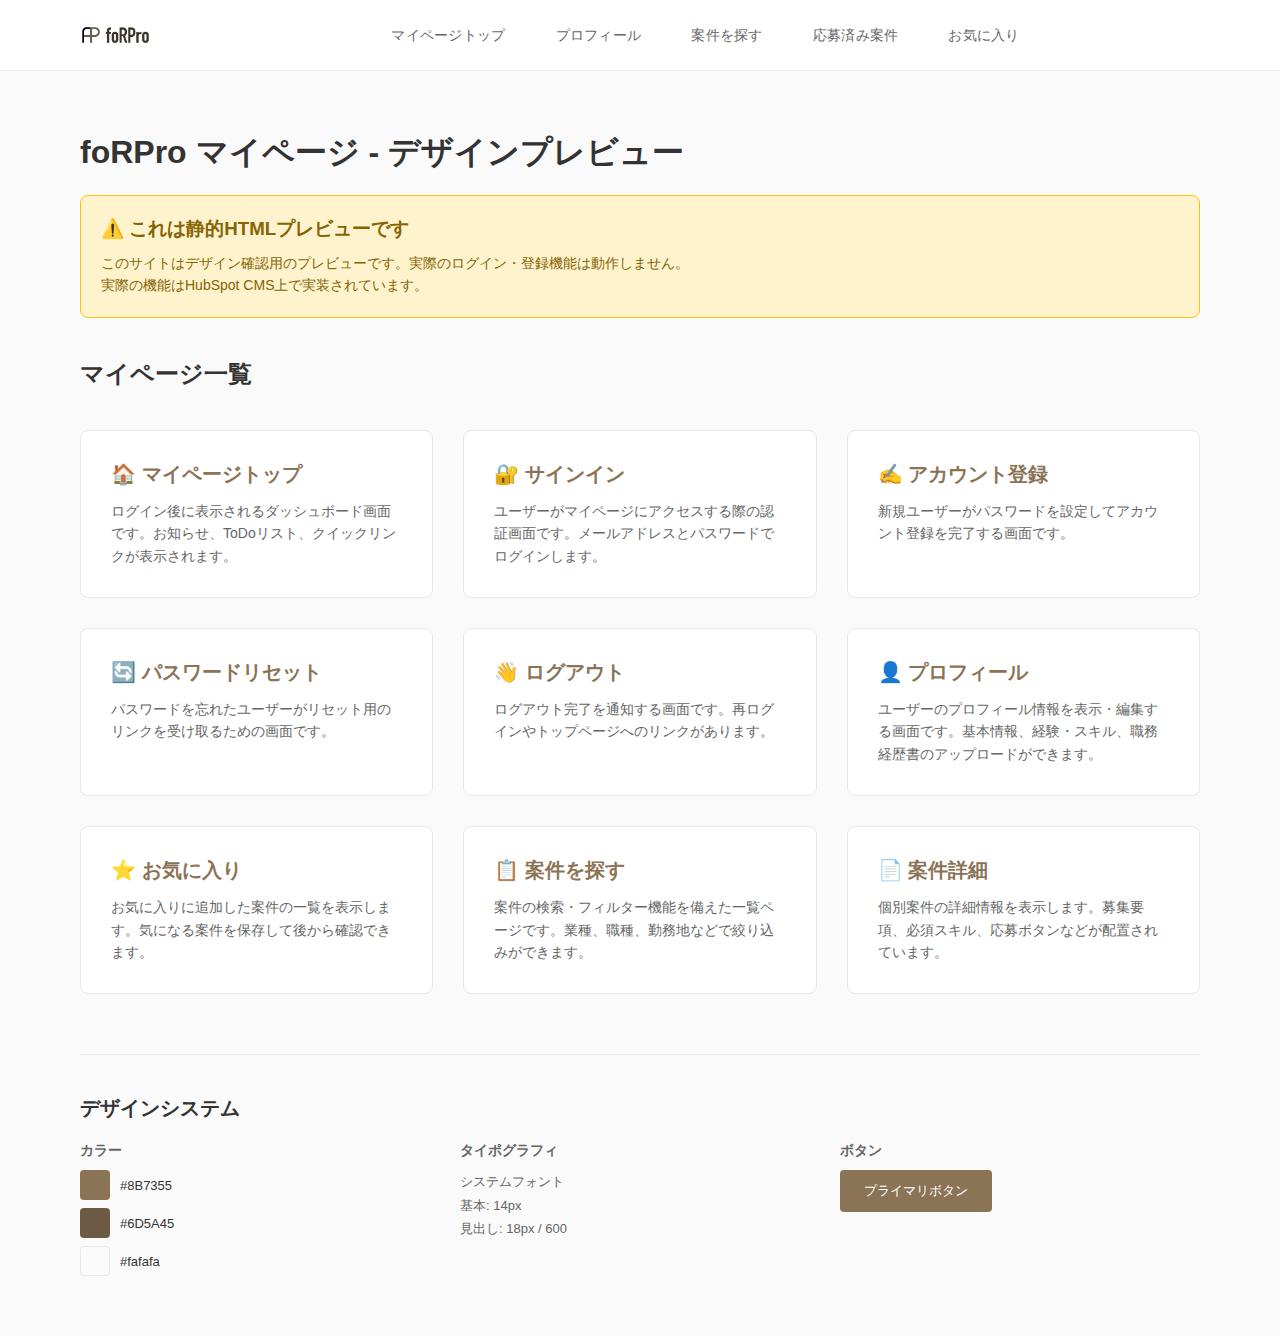
<file: index.html>
<!DOCTYPE html>
<html lang="ja">
<head>
  <meta charset="UTF-8">
  <meta name="viewport" content="width=device-width, initial-scale=1.0">
  <title>foRPro マイページ - デザインプレビュー</title>
  <link rel="stylesheet" href="css/mypage-common.css">
  <style>
    * {
      margin: 0;
      padding: 0;
      box-sizing: border-box;
    }

    body {
      font-family: -apple-system, BlinkMacSystemFont, "Segoe UI", Roboto, "Helvetica Neue", Arial, sans-serif;
      background: #fafafa;
      color: #333;
    }

    .page-grid {
      display: grid;
      grid-template-columns: repeat(auto-fit, minmax(300px, 1fr));
      gap: 30px;
      margin-top: 40px;
    }

    .page-card {
      background: #fff;
      border: 1px solid #e8e8e8;
      border-radius: 8px;
      padding: 30px;
      text-decoration: none;
      color: #333;
      transition: all 0.3s;
    }

    .page-card:hover {
      border-color: #8B7355;
      box-shadow: 0 4px 12px rgba(139, 115, 85, 0.1);
      transform: translateY(-2px);
    }

    .page-card__title {
      font-size: 20px;
      font-weight: 600;
      color: #8B7355;
      margin-bottom: 12px;
    }

    .page-card__description {
      font-size: 14px;
      color: #666;
      line-height: 1.6;
    }

    .warning-box {
      background: #fff3cd;
      border: 1px solid #ffc107;
      padding: 20px;
      border-radius: 8px;
      margin-bottom: 40px;
    }

    .warning-box h3 {
      margin-bottom: 10px;
      color: #856404;
    }

    .warning-box p {
      color: #856404;
      font-size: 14px;
      line-height: 1.6;
    }
  </style>
</head>
<body>
  <!-- マイページヘッダー -->
  <div class="mypage-header">
    <div class="mypage-header__container">
      <a href="index.html" class="mypage-header__logo">
        <img src="images/foRPro-logo.jpg" alt="foRPro">
      </a>
      <nav class="mypage-header__nav">
        <ul class="mypage-header__nav-list">
          <li class="mypage-header__nav-item">
            <a href="mypage-top.html" class="mypage-header__nav-link">マイページトップ</a>
          </li>
          <li class="mypage-header__nav-item">
            <a href="profile.html" class="mypage-header__nav-link">プロフィール</a>
          </li>
          <li class="mypage-header__nav-item">
            <a href="projects-list.html" class="mypage-header__nav-link">案件を探す</a>
          </li>
          <li class="mypage-header__nav-item">
            <a href="#" class="mypage-header__nav-link">応募済み案件</a>
          </li>
          <li class="mypage-header__nav-item">
            <a href="favorites.html" class="mypage-header__nav-link">お気に入り</a>
          </li>
        </ul>
      </nav>
    </div>
  </div>

  <!-- メインコンテンツ -->
  <main class="mypage-main">
    <div class="mypage-container">

      <h1 style="font-size: 32px; font-weight: 600; margin-bottom: 20px; color: #333;">
        foRPro マイページ - デザインプレビュー
      </h1>

      <!-- 警告ボックス -->
      <div class="warning-box">
        <h3>⚠️ これは静的HTMLプレビューです</h3>
        <p>
          このサイトはデザイン確認用のプレビューです。実際のログイン・登録機能は動作しません。<br>
          実際の機能はHubSpot CMS上で実装されています。
        </p>
      </div>

      <h2 style="font-size: 24px; font-weight: 600; margin-bottom: 20px; color: #333;">
        マイページ一覧
      </h2>

      <!-- ページカードグリッド -->
      <div class="page-grid">

        <!-- マイページトップ -->
        <a href="mypage-top.html" class="page-card">
          <div class="page-card__title">🏠 マイページトップ</div>
          <div class="page-card__description">
            ログイン後に表示されるダッシュボード画面です。お知らせ、ToDoリスト、クイックリンクが表示されます。
          </div>
        </a>

        <!-- ログインページ -->
        <a href="login.html" class="page-card">
          <div class="page-card__title">🔐 サインイン</div>
          <div class="page-card__description">
            ユーザーがマイページにアクセスする際の認証画面です。メールアドレスとパスワードでログインします。
          </div>
        </a>

        <!-- 登録ページ -->
        <a href="register.html" class="page-card">
          <div class="page-card__title">✍️ アカウント登録</div>
          <div class="page-card__description">
            新規ユーザーがパスワードを設定してアカウント登録を完了する画面です。
          </div>
        </a>

        <!-- パスワードリセット -->
        <a href="reset-password.html" class="page-card">
          <div class="page-card__title">🔄 パスワードリセット</div>
          <div class="page-card__description">
            パスワードを忘れたユーザーがリセット用のリンクを受け取るための画面です。
          </div>
        </a>

        <!-- ログアウト -->
        <a href="logout.html" class="page-card">
          <div class="page-card__title">👋 ログアウト</div>
          <div class="page-card__description">
            ログアウト完了を通知する画面です。再ログインやトップページへのリンクがあります。
          </div>
        </a>

        <!-- プロフィール -->
        <a href="profile.html" class="page-card">
          <div class="page-card__title">👤 プロフィール</div>
          <div class="page-card__description">
            ユーザーのプロフィール情報を表示・編集する画面です。基本情報、経験・スキル、職務経歴書のアップロードができます。
          </div>
        </a>

        <!-- お気に入り -->
        <a href="favorites.html" class="page-card">
          <div class="page-card__title">⭐ お気に入り</div>
          <div class="page-card__description">
            お気に入りに追加した案件の一覧を表示します。気になる案件を保存して後から確認できます。
          </div>
        </a>

        <!-- 案件一覧 -->
        <a href="projects-list.html" class="page-card">
          <div class="page-card__title">📋 案件を探す</div>
          <div class="page-card__description">
            案件の検索・フィルター機能を備えた一覧ページです。業種、職種、勤務地などで絞り込みができます。
          </div>
        </a>

        <!-- 案件詳細 -->
        <a href="project-detail.html" class="page-card">
          <div class="page-card__title">📄 案件詳細</div>
          <div class="page-card__description">
            個別案件の詳細情報を表示します。募集要項、必須スキル、応募ボタンなどが配置されています。
          </div>
        </a>

      </div>

      <!-- デザインシステム情報 -->
      <div style="margin-top: 60px; padding-top: 40px; border-top: 1px solid #e8e8e8;">
        <h2 style="font-size: 20px; font-weight: 600; margin-bottom: 20px; color: #333;">
          デザインシステム
        </h2>

        <div style="display: grid; grid-template-columns: repeat(auto-fit, minmax(200px, 1fr)); gap: 20px;">

          <!-- カラー -->
          <div>
            <h3 style="font-size: 14px; font-weight: 600; margin-bottom: 10px; color: #666;">カラー</h3>
            <div style="display: flex; flex-direction: column; gap: 8px;">
              <div style="display: flex; align-items: center; gap: 10px;">
                <div style="width: 30px; height: 30px; background: #8B7355; border-radius: 4px;"></div>
                <span style="font-size: 13px;">#8B7355</span>
              </div>
              <div style="display: flex; align-items: center; gap: 10px;">
                <div style="width: 30px; height: 30px; background: #6D5A45; border-radius: 4px;"></div>
                <span style="font-size: 13px;">#6D5A45</span>
              </div>
              <div style="display: flex; align-items: center; gap: 10px;">
                <div style="width: 30px; height: 30px; background: #fafafa; border: 1px solid #e8e8e8; border-radius: 4px;"></div>
                <span style="font-size: 13px;">#fafafa</span>
              </div>
            </div>
          </div>

          <!-- タイポグラフィ -->
          <div>
            <h3 style="font-size: 14px; font-weight: 600; margin-bottom: 10px; color: #666;">タイポグラフィ</h3>
            <div style="font-size: 13px; line-height: 1.8; color: #666;">
              システムフォント<br>
              基本: 14px<br>
              見出し: 18px / 600
            </div>
          </div>

          <!-- コンポーネント -->
          <div>
            <h3 style="font-size: 14px; font-weight: 600; margin-bottom: 10px; color: #666;">ボタン</h3>
            <button class="mypage-btn" style="cursor: pointer;">プライマリボタン</button>
          </div>

        </div>
      </div>

    </div>
  </main>

</body>
</html>
</file>
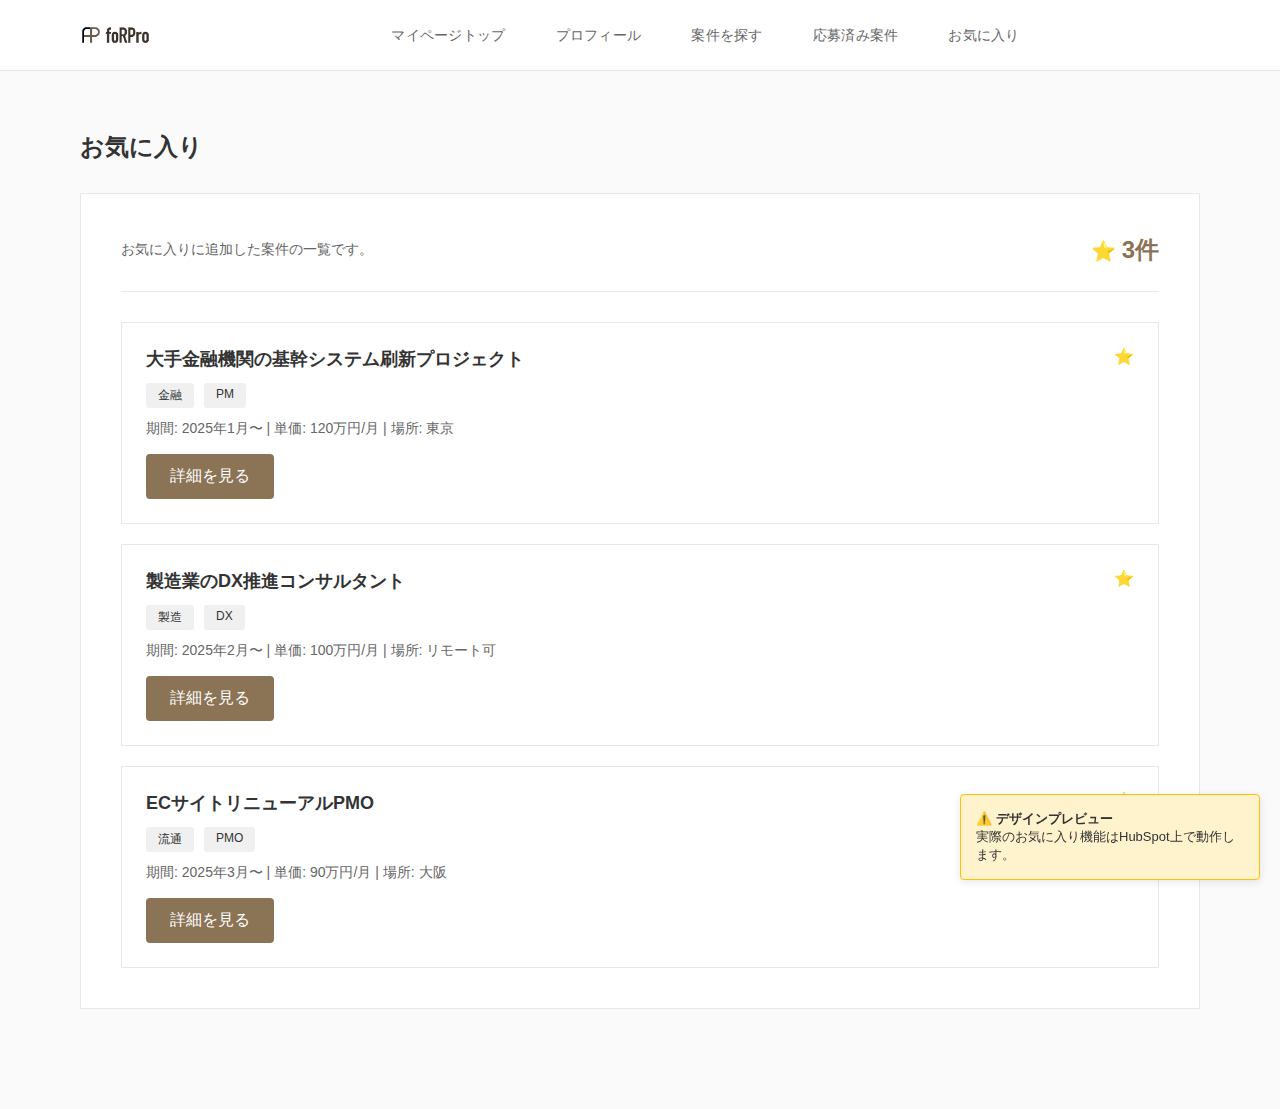
<file: favorites.html>
<!DOCTYPE html>
<html lang="ja">
<head>
  <meta charset="UTF-8">
  <meta name="viewport" content="width=device-width, initial-scale=1.0">
  <title>お気に入り - foRPro</title>
  <link rel="stylesheet" href="css/mypage-common.css">
  <link rel="stylesheet" href="css/projects.css">
  <link rel="stylesheet" href="css/favorites.css">
  <style>
    * { margin: 0; padding: 0; box-sizing: border-box; }
    body { font-family: -apple-system, BlinkMacSystemFont, "Segoe UI", Roboto, sans-serif; background: #fafafa; color: #333; }
    .mypage-page-title { font-size: 24px; font-weight: 600; margin-bottom: 30px; color: #333; }
    .favorites-header { display: flex; justify-content: space-between; align-items: center; margin-bottom: 30px; }
    .favorites-count { font-weight: 600; color: #8B7355; }
  </style>
</head>
<body>
  <div class="mypage-header">
    <div class="mypage-header__container">
      <a href="mypage-top.html" class="mypage-header__logo">
        <img src="images/foRPro-logo.jpg" alt="foRPro">
      </a>
      <nav class="mypage-header__nav">
        <ul class="mypage-header__nav-list">
          <li class="mypage-header__nav-item"><a href="mypage-top.html" class="mypage-header__nav-link">マイページトップ</a></li>
          <li class="mypage-header__nav-item"><a href="profile.html" class="mypage-header__nav-link">プロフィール</a></li>
          <li class="mypage-header__nav-item"><a href="projects-list.html" class="mypage-header__nav-link">案件を探す</a></li>
          <li class="mypage-header__nav-item"><a href="#" class="mypage-header__nav-link">応募済み案件</a></li>
          <li class="mypage-header__nav-item"><a href="favorites.html" class="mypage-header__nav-link">お気に入り</a></li>
        </ul>
      </nav>
    </div>
  </div>

  <main class="mypage-main">
    <div class="mypage-container">
      <h2 class="mypage-page-title">お気に入り</h2>

      <section class="mypage-section">
        <div class="favorites-header">
          <p style="color: #666; font-size: 14px;">お気に入りに追加した案件の一覧です。</p>
          <span class="favorites-count">3件</span>
        </div>

        <div style="display: flex; flex-direction: column; gap: 20px;">
          <!-- サンプル案件1 -->
          <div style="border: 1px solid #e8e8e8; padding: 24px; background: #fff;">
            <div style="display: flex; justify-content: space-between; align-items: start; margin-bottom: 12px;">
              <h3 style="font-size: 18px; font-weight: 600; color: #333;">大手金融機関の基幹システム刷新プロジェクト</h3>
              <span style="color: #8B7355;">⭐</span>
            </div>
            <div style="display: flex; gap: 10px; margin-bottom: 12px;">
              <span style="background: #f0f0f0; padding: 4px 12px; font-size: 12px; border-radius: 3px;">金融</span>
              <span style="background: #f0f0f0; padding: 4px 12px; font-size: 12px; border-radius: 3px;">PM</span>
            </div>
            <p style="color: #666; font-size: 14px; margin-bottom: 16px;">期間: 2025年1月〜 | 単価: 120万円/月 | 場所: 東京</p>
            <a href="project-detail.html" class="mypage-btn" style="display: inline-block;">詳細を見る</a>
          </div>

          <!-- サンプル案件2 -->
          <div style="border: 1px solid #e8e8e8; padding: 24px; background: #fff;">
            <div style="display: flex; justify-content: space-between; align-items: start; margin-bottom: 12px;">
              <h3 style="font-size: 18px; font-weight: 600; color: #333;">製造業のDX推進コンサルタント</h3>
              <span style="color: #8B7355;">⭐</span>
            </div>
            <div style="display: flex; gap: 10px; margin-bottom: 12px;">
              <span style="background: #f0f0f0; padding: 4px 12px; font-size: 12px; border-radius: 3px;">製造</span>
              <span style="background: #f0f0f0; padding: 4px 12px; font-size: 12px; border-radius: 3px;">DX</span>
            </div>
            <p style="color: #666; font-size: 14px; margin-bottom: 16px;">期間: 2025年2月〜 | 単価: 100万円/月 | 場所: リモート可</p>
            <a href="project-detail.html" class="mypage-btn" style="display: inline-block;">詳細を見る</a>
          </div>

          <!-- サンプル案件3 -->
          <div style="border: 1px solid #e8e8e8; padding: 24px; background: #fff;">
            <div style="display: flex; justify-content: space-between; align-items: start; margin-bottom: 12px;">
              <h3 style="font-size: 18px; font-weight: 600; color: #333;">ECサイトリニューアルPMO</h3>
              <span style="color: #8B7355;">⭐</span>
            </div>
            <div style="display: flex; gap: 10px; margin-bottom: 12px;">
              <span style="background: #f0f0f0; padding: 4px 12px; font-size: 12px; border-radius: 3px;">流通</span>
              <span style="background: #f0f0f0; padding: 4px 12px; font-size: 12px; border-radius: 3px;">PMO</span>
            </div>
            <p style="color: #666; font-size: 14px; margin-bottom: 16px;">期間: 2025年3月〜 | 単価: 90万円/月 | 場所: 大阪</p>
            <a href="project-detail.html" class="mypage-btn" style="display: inline-block;">詳細を見る</a>
          </div>
        </div>
      </section>
    </div>
  </main>

  <div style="position: fixed; bottom: 20px; right: 20px; background: #fff3cd; border: 1px solid #ffc107; padding: 15px; border-radius: 4px; max-width: 300px; font-size: 13px; box-shadow: 0 2px 8px rgba(0,0,0,0.1);">
    <strong>⚠️ デザインプレビュー</strong><br>実際のお気に入り機能はHubSpot上で動作します。
  </div>
</body>
</html>
</file>
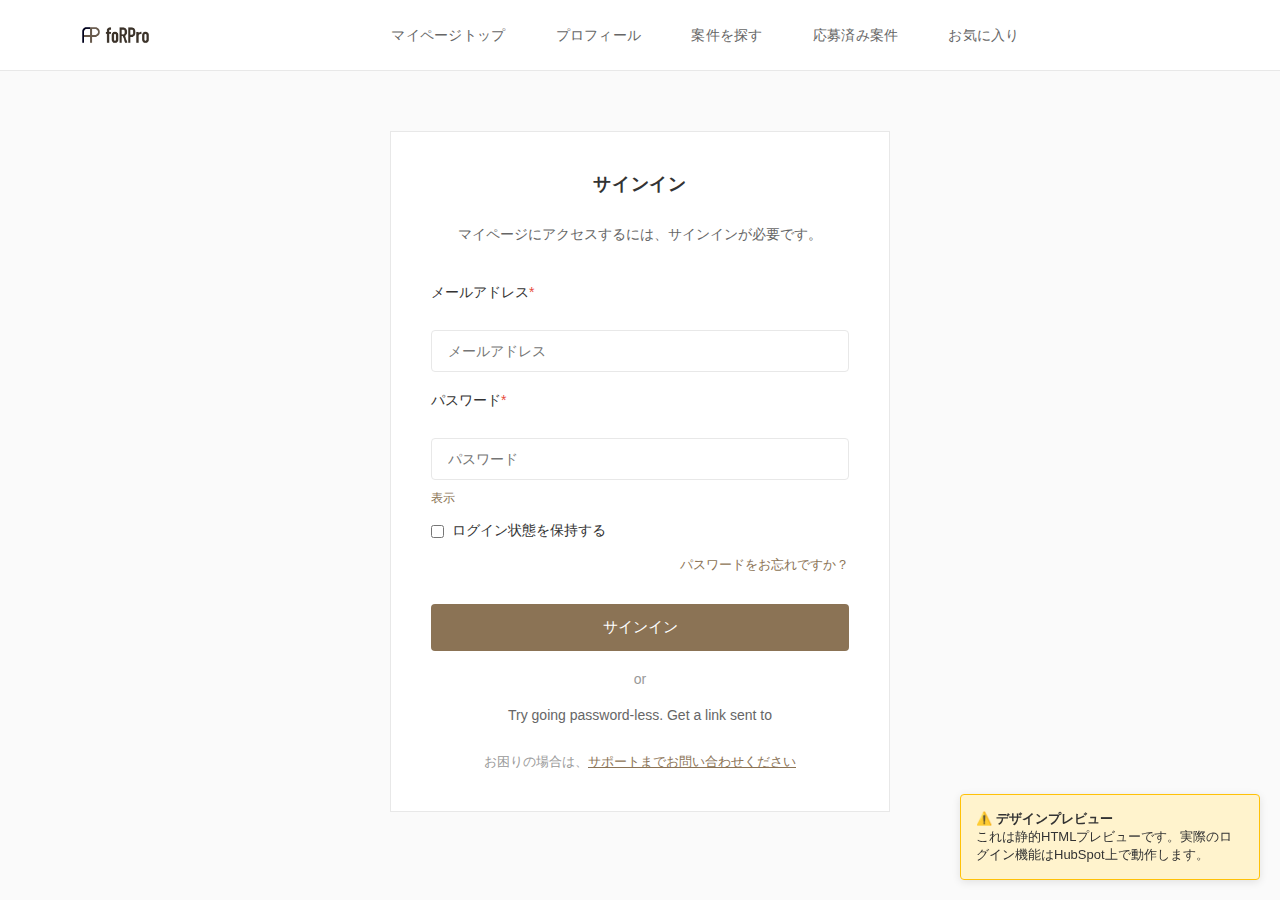
<file: login.html>
<!DOCTYPE html>
<html lang="ja">
<head>
  <meta charset="UTF-8">
  <meta name="viewport" content="width=device-width, initial-scale=1.0">
  <title>サインイン - foRPro マイページ</title>
  <link rel="stylesheet" href="css/mypage-common.css">
  <style>
    /* リセット */
    * {
      margin: 0;
      padding: 0;
      box-sizing: border-box;
    }

    body {
      font-family: -apple-system, BlinkMacSystemFont, "Segoe UI", Roboto, "Helvetica Neue", Arial, sans-serif;
      background: #fafafa;
      color: #333;
    }

    /* ログインフォームのカスタムスタイル */
    .mypage-login-form {
      margin: 0;
    }

    .mypage-login-form input[type="email"],
    .mypage-login-form input[type="password"] {
      width: 100%;
      padding: 12px 16px;
      border: 1px solid #e8e8e8;
      border-radius: 4px;
      font-size: 14px;
      margin-top: 8px;
      transition: border-color 0.3s;
    }

    .mypage-login-form input[type="email"]:focus,
    .mypage-login-form input[type="password"]:focus {
      outline: none;
      border-color: #8B7355;
    }

    .mypage-login-form label {
      display: block;
      color: #333;
      font-weight: 500;
      font-size: 14px;
      margin-bottom: 20px;
    }

    .mypage-login-form button[type="submit"] {
      width: 100%;
      padding: 14px 24px;
      background: #8B7355;
      color: #fff;
      border: none;
      border-radius: 4px;
      font-weight: 500;
      font-size: 15px;
      cursor: pointer;
      transition: background 0.3s;
      margin-top: 30px;
    }

    .mypage-login-form button[type="submit"]:hover {
      background: #6D5A45;
    }

    .mypage-login-form a {
      color: #8B7355;
      text-decoration: none;
      font-size: 13px;
    }

    .mypage-login-form a:hover {
      text-decoration: underline;
    }

    .mypage-login-form .form-field {
      margin-bottom: 0;
    }

    .mypage-login-form input[type="checkbox"] {
      margin-right: 8px;
    }

    .checkbox-wrapper {
      display: flex;
      align-items: center;
      margin-top: 15px;
      font-size: 14px;
      color: #666;
    }

    .forgot-password {
      margin-top: 15px;
      text-align: right;
    }

    .or-divider {
      text-align: center;
      margin: 20px 0;
      color: #999;
      font-size: 14px;
    }

    .passwordless-link {
      text-align: center;
      font-size: 14px;
      color: #666;
    }
  </style>
</head>
<body>
  <!-- マイページヘッダー -->
  <div class="mypage-header">
    <div class="mypage-header__container">
      <a href="#" class="mypage-header__logo">
        <img src="images/foRPro-logo.jpg" alt="foRPro">
      </a>
      <nav class="mypage-header__nav">
        <ul class="mypage-header__nav-list">
          <li class="mypage-header__nav-item">
            <a href="#" class="mypage-header__nav-link">マイページトップ</a>
          </li>
          <li class="mypage-header__nav-item">
            <a href="#" class="mypage-header__nav-link">プロフィール</a>
          </li>
          <li class="mypage-header__nav-item">
            <a href="#" class="mypage-header__nav-link">案件を探す</a>
          </li>
          <li class="mypage-header__nav-item">
            <a href="#" class="mypage-header__nav-link">応募済み案件</a>
          </li>
          <li class="mypage-header__nav-item">
            <a href="#" class="mypage-header__nav-link">お気に入り</a>
          </li>
        </ul>
      </nav>
    </div>
  </div>

  <!-- メインコンテンツ -->
  <main class="mypage-main">
    <div class="mypage-container">

      <!-- ログインセクション -->
      <section class="mypage-section" style="max-width: 500px; margin: 0 auto;">
        <h2 class="mypage-section__title" style="text-align: center; border-bottom: none; padding-bottom: 0;">サインイン</h2>
        <p style="text-align: center; color: #666; margin-bottom: 40px; font-size: 14px;">
          マイページにアクセスするには、サインインが必要です。
        </p>

        <!-- ログインフォーム -->
        <form class="mypage-login-form" onsubmit="event.preventDefault(); alert('これはデザインプレビューです。実際のログイン機能はHubSpot上で動作します。');">

          <div class="form-field">
            <label for="email">
              メールアドレス<span style="color: #e74c3c;">*</span>
            </label>
            <input type="email" id="email" name="email" placeholder="メールアドレス" required>
          </div>

          <div class="form-field" style="margin-top: 20px;">
            <label for="password">
              パスワード<span style="color: #e74c3c;">*</span>
            </label>
            <input type="password" id="password" name="password" placeholder="パスワード" required>
            <div style="margin-top: 8px;">
              <a href="#" style="color: #8B7355; font-size: 12px;">表示</a>
            </div>
          </div>

          <div class="checkbox-wrapper">
            <input type="checkbox" id="remember" name="remember">
            <label for="remember" style="margin: 0; font-weight: 400;">ログイン状態を保持する</label>
          </div>

          <div class="forgot-password">
            <a href="reset-password.html">パスワードをお忘れですか？</a>
          </div>

          <button type="submit">サインイン</button>

          <div class="or-divider">or</div>

          <div class="passwordless-link">
            Try going password-less. Get a link sent to
          </div>

        </form>

        <p style="text-align: center; color: #999; margin-top: 30px; font-size: 13px;">
          お困りの場合は、<a href="#" style="color: #8B7355; text-decoration: underline;">サポートまでお問い合わせください</a>
        </p>
      </section>

    </div>
  </main>

  <!-- 注意書き -->
  <div style="position: fixed; bottom: 20px; right: 20px; background: #fff3cd; border: 1px solid #ffc107; padding: 15px; border-radius: 4px; max-width: 300px; font-size: 13px; box-shadow: 0 2px 8px rgba(0,0,0,0.1);">
    <strong>⚠️ デザインプレビュー</strong><br>
    これは静的HTMLプレビューです。実際のログイン機能はHubSpot上で動作します。
  </div>

</body>
</html>
</file>
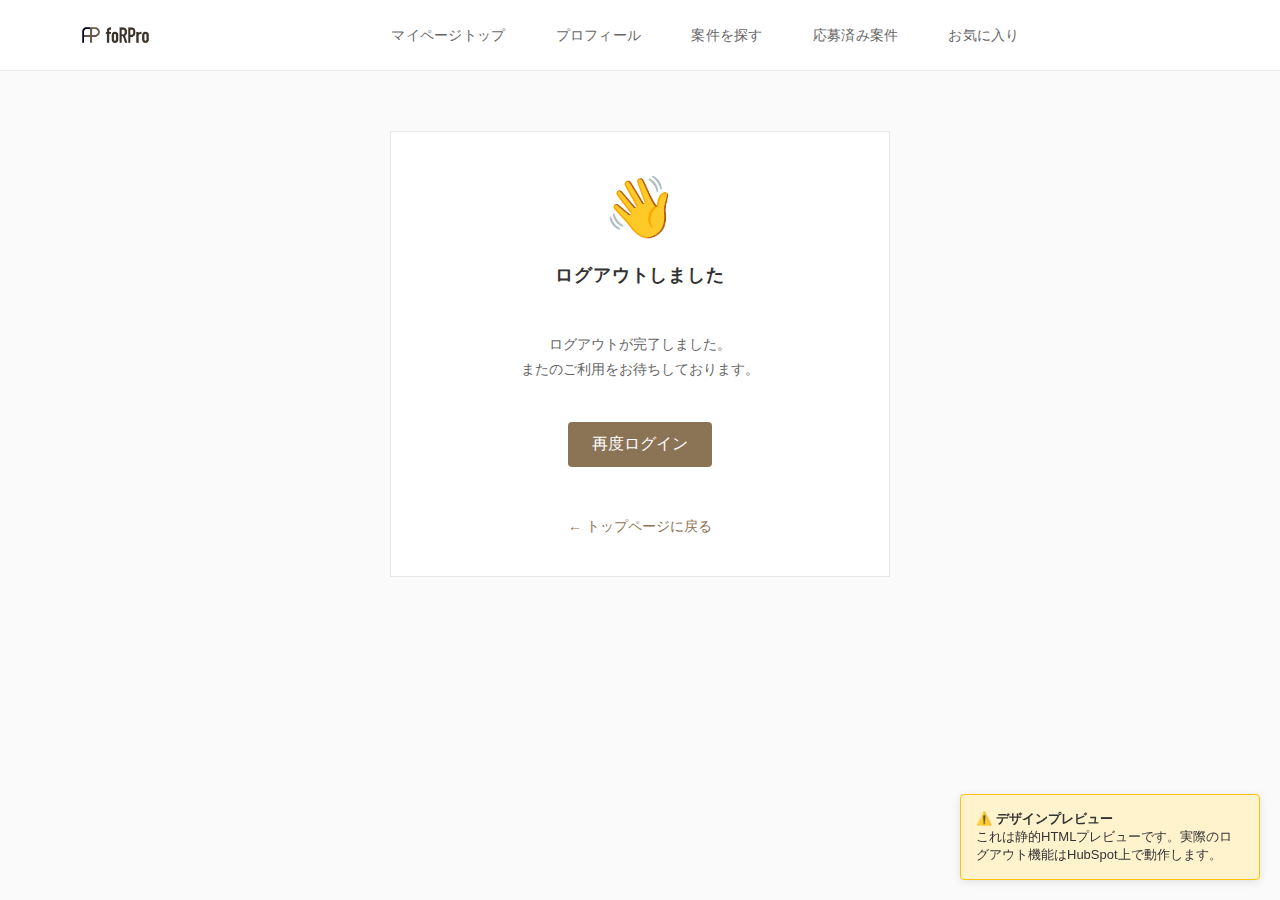
<file: logout.html>
<!DOCTYPE html>
<html lang="ja">
<head>
  <meta charset="UTF-8">
  <meta name="viewport" content="width=device-width, initial-scale=1.0">
  <title>ログアウト - foRPro マイページ</title>
  <link rel="stylesheet" href="css/mypage-common.css">
  <style>
    /* リセット */
    * {
      margin: 0;
      padding: 0;
      box-sizing: border-box;
    }

    body {
      font-family: -apple-system, BlinkMacSystemFont, "Segoe UI", Roboto, "Helvetica Neue", Arial, sans-serif;
      background: #fafafa;
      color: #333;
    }
  </style>
</head>
<body>
  <!-- マイページヘッダー -->
  <div class="mypage-header">
    <div class="mypage-header__container">
      <a href="#" class="mypage-header__logo">
        <img src="images/foRPro-logo.jpg" alt="foRPro">
      </a>
      <nav class="mypage-header__nav">
        <ul class="mypage-header__nav-list">
          <li class="mypage-header__nav-item">
            <a href="#" class="mypage-header__nav-link">マイページトップ</a>
          </li>
          <li class="mypage-header__nav-item">
            <a href="#" class="mypage-header__nav-link">プロフィール</a>
          </li>
          <li class="mypage-header__nav-item">
            <a href="#" class="mypage-header__nav-link">案件を探す</a>
          </li>
          <li class="mypage-header__nav-item">
            <a href="#" class="mypage-header__nav-link">応募済み案件</a>
          </li>
          <li class="mypage-header__nav-item">
            <a href="#" class="mypage-header__nav-link">お気に入り</a>
          </li>
        </ul>
      </nav>
    </div>
  </div>

  <!-- メインコンテンツ -->
  <main class="mypage-main">
    <div class="mypage-container">

      <!-- ログアウト完了画面 -->
      <section class="mypage-section" style="max-width: 500px; margin: 0 auto; text-align: center;">
        <div style="font-size: 60px; margin-bottom: 20px;">👋</div>
        <h2 class="mypage-section__title" style="border-bottom: none;">ログアウトしました</h2>
        <p style="color: #666; margin-bottom: 40px; font-size: 14px; line-height: 1.8;">
          ログアウトが完了しました。<br>
          またのご利用をお待ちしております。
        </p>

        <a href="login.html" class="mypage-btn" style="display: inline-block; margin-bottom: 20px;">再度ログイン</a>

        <p style="margin-top: 30px;">
          <a href="#" style="color: #8B7355; text-decoration: none; font-size: 14px;">← トップページに戻る</a>
        </p>
      </section>

    </div>
  </main>

  <!-- 注意書き -->
  <div style="position: fixed; bottom: 20px; right: 20px; background: #fff3cd; border: 1px solid #ffc107; padding: 15px; border-radius: 4px; max-width: 300px; font-size: 13px; box-shadow: 0 2px 8px rgba(0,0,0,0.1);">
    <strong>⚠️ デザインプレビュー</strong><br>
    これは静的HTMLプレビューです。実際のログアウト機能はHubSpot上で動作します。
  </div>

</body>
</html>
</file>
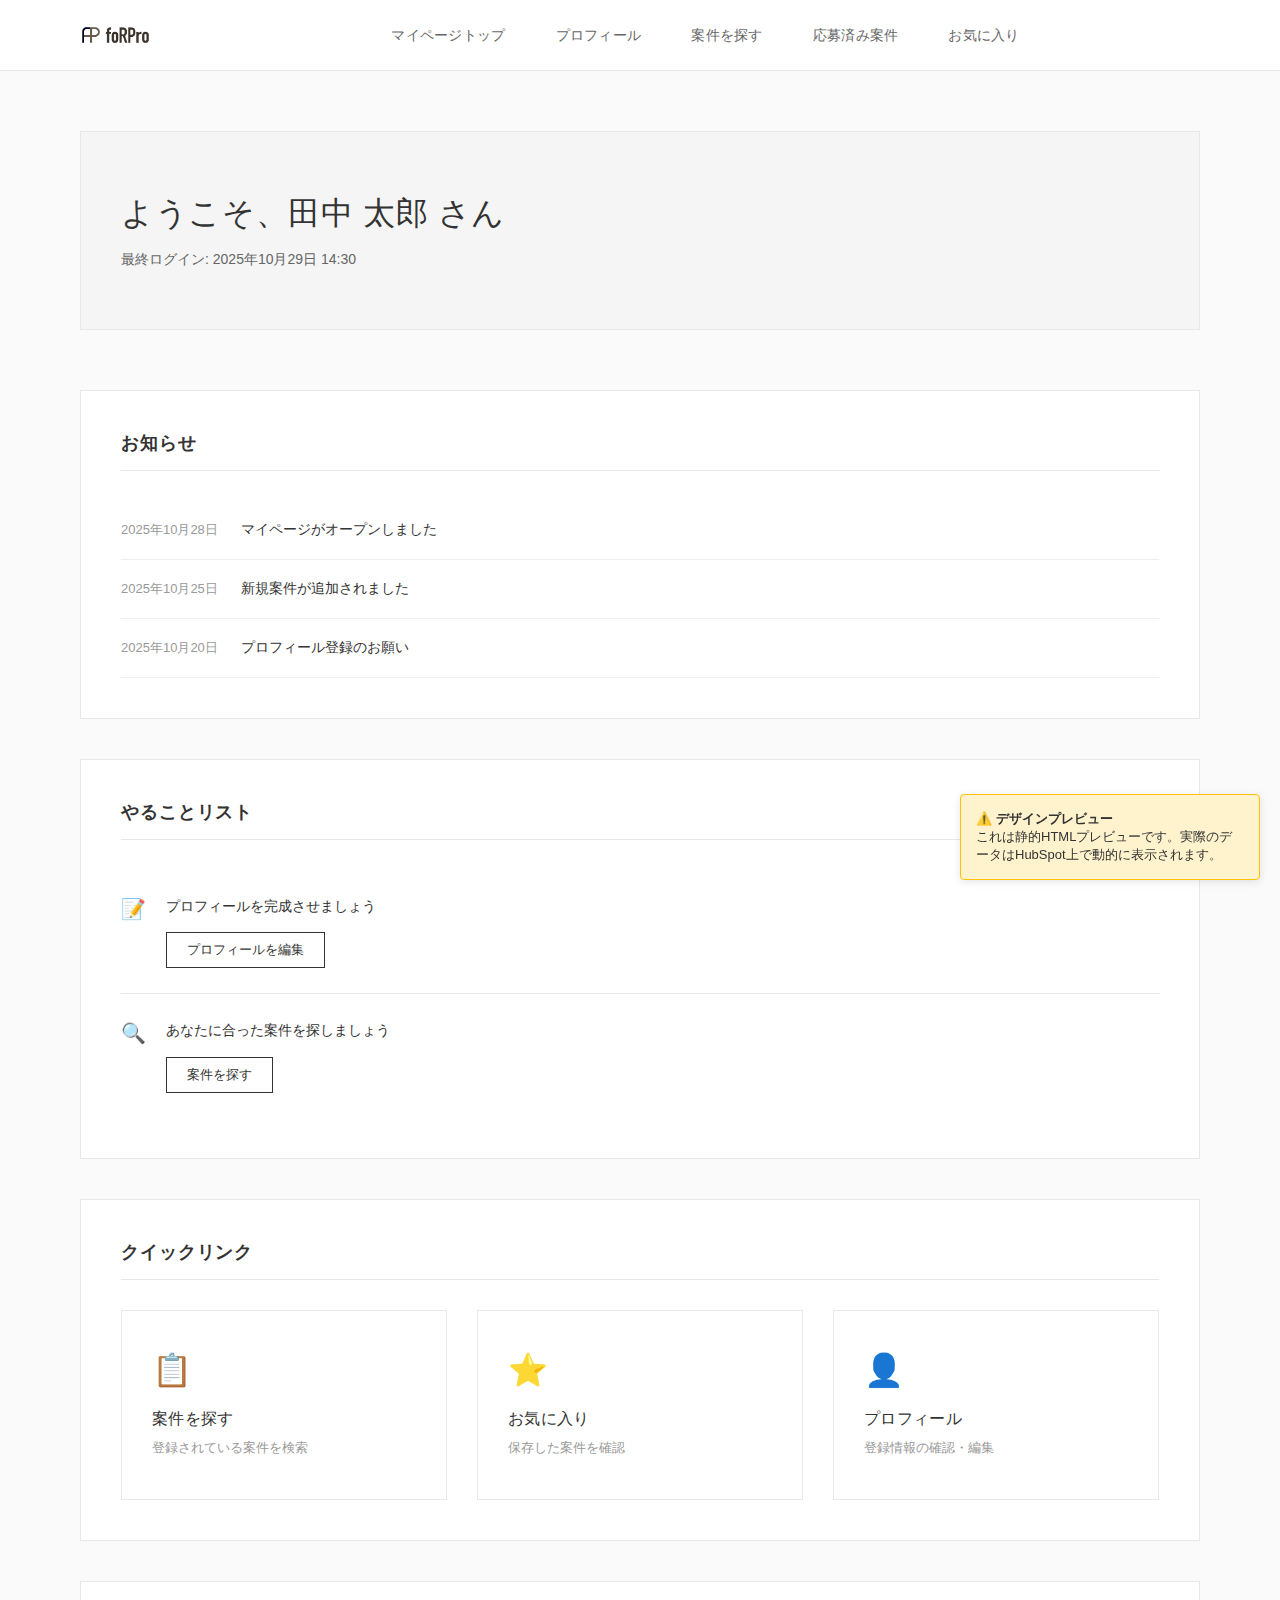
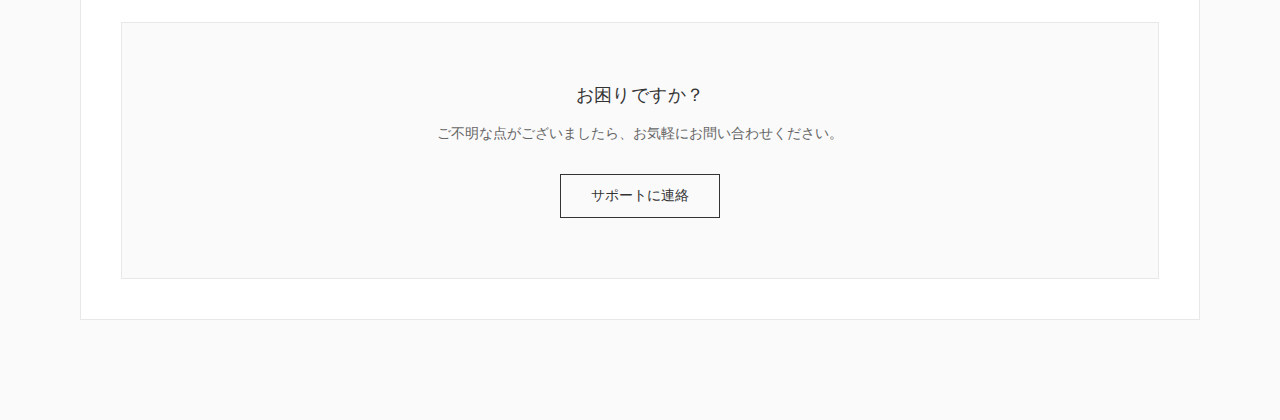
<file: mypage-top.html>
<!DOCTYPE html>
<html lang="ja">
<head>
  <meta charset="UTF-8">
  <meta name="viewport" content="width=device-width, initial-scale=1.0">
  <title>マイページトップ - foRPro</title>
  <link rel="stylesheet" href="css/mypage-common.css">
  <link rel="stylesheet" href="css/mypage-top.css">
  <style>
    * {
      margin: 0;
      padding: 0;
      box-sizing: border-box;
    }

    body {
      font-family: -apple-system, BlinkMacSystemFont, "Segoe UI", Roboto, "Helvetica Neue", Arial, sans-serif;
      background: #fafafa;
      color: #333;
    }
  </style>
</head>
<body>
  <!-- マイページヘッダー -->
  <div class="mypage-header">
    <div class="mypage-header__container">
      <a href="mypage-top.html" class="mypage-header__logo">
        <img src="images/foRPro-logo.jpg" alt="foRPro">
      </a>
      <nav class="mypage-header__nav">
        <ul class="mypage-header__nav-list">
          <li class="mypage-header__nav-item">
            <a href="mypage-top.html" class="mypage-header__nav-link">マイページトップ</a>
          </li>
          <li class="mypage-header__nav-item">
            <a href="profile.html" class="mypage-header__nav-link">プロフィール</a>
          </li>
          <li class="mypage-header__nav-item">
            <a href="projects-list.html" class="mypage-header__nav-link">案件を探す</a>
          </li>
          <li class="mypage-header__nav-item">
            <a href="#" class="mypage-header__nav-link">応募済み案件</a>
          </li>
          <li class="mypage-header__nav-item">
            <a href="favorites.html" class="mypage-header__nav-link">お気に入り</a>
          </li>
        </ul>
      </nav>
    </div>
  </div>

  <!-- メインコンテンツ -->
  <main class="mypage-main">
    <div class="mypage-container">

      <!-- ウェルカムセクション -->
      <section class="mypage-welcome">
        <h2 class="mypage-welcome__title">
          ようこそ、田中 太郎 さん
        </h2>
        <p class="mypage-welcome__text">
          最終ログイン: 2025年10月29日 14:30
        </p>
      </section>

      <!-- お知らせセクション -->
      <section class="mypage-section">
        <h3 class="mypage-section__title">お知らせ</h3>
        <div class="mypage-news">
          <div class="mypage-news__item">
            <span class="mypage-news__date">2025年10月28日</span>
            <a href="#" class="mypage-news__link">マイページがオープンしました</a>
          </div>
          <div class="mypage-news__item">
            <span class="mypage-news__date">2025年10月25日</span>
            <a href="#" class="mypage-news__link">新規案件が追加されました</a>
          </div>
          <div class="mypage-news__item">
            <span class="mypage-news__date">2025年10月20日</span>
            <a href="#" class="mypage-news__link">プロフィール登録のお願い</a>
          </div>
        </div>
      </section>

      <!-- ToDoセクション -->
      <section class="mypage-section">
        <h3 class="mypage-section__title">やることリスト</h3>
        <div class="mypage-todo">
          <div class="mypage-todo__item">
            <span class="mypage-todo__icon">📝</span>
            <div class="mypage-todo__content">
              <p class="mypage-todo__text">プロフィールを完成させましょう</p>
              <a href="profile.html" class="mypage-todo__action">プロフィールを編集</a>
            </div>
          </div>

          <div class="mypage-todo__item">
            <span class="mypage-todo__icon">🔍</span>
            <div class="mypage-todo__content">
              <p class="mypage-todo__text">あなたに合った案件を探しましょう</p>
              <a href="projects-list.html" class="mypage-todo__action">案件を探す</a>
            </div>
          </div>
        </div>
      </section>

      <!-- クイックリンク -->
      <section class="mypage-section">
        <h3 class="mypage-section__title">クイックリンク</h3>
        <div class="mypage-quicklinks">
          <a href="projects-list.html" class="mypage-quicklink-card">
            <span class="mypage-quicklink-card__icon">📋</span>
            <h4 class="mypage-quicklink-card__title">案件を探す</h4>
            <p class="mypage-quicklink-card__text">登録されている案件を検索</p>
          </a>

          <a href="favorites.html" class="mypage-quicklink-card">
            <span class="mypage-quicklink-card__icon">⭐</span>
            <h4 class="mypage-quicklink-card__title">お気に入り</h4>
            <p class="mypage-quicklink-card__text">保存した案件を確認</p>
          </a>

          <a href="profile.html" class="mypage-quicklink-card">
            <span class="mypage-quicklink-card__icon">👤</span>
            <h4 class="mypage-quicklink-card__title">プロフィール</h4>
            <p class="mypage-quicklink-card__text">登録情報の確認・編集</p>
          </a>
        </div>
      </section>

      <!-- サポート情報 -->
      <section class="mypage-section">
        <div class="mypage-support">
          <h3 class="mypage-support__title">お困りですか？</h3>
          <p class="mypage-support__text">
            ご不明な点がございましたら、お気軽にお問い合わせください。
          </p>
          <a href="#" class="mypage-support__button">サポートに連絡</a>
        </div>
      </section>

    </div>
  </main>

  <!-- 注意書き -->
  <div style="position: fixed; bottom: 20px; right: 20px; background: #fff3cd; border: 1px solid #ffc107; padding: 15px; border-radius: 4px; max-width: 300px; font-size: 13px; box-shadow: 0 2px 8px rgba(0,0,0,0.1);">
    <strong>⚠️ デザインプレビュー</strong><br>
    これは静的HTMLプレビューです。実際のデータはHubSpot上で動的に表示されます。
  </div>

</body>
</html>
</file>
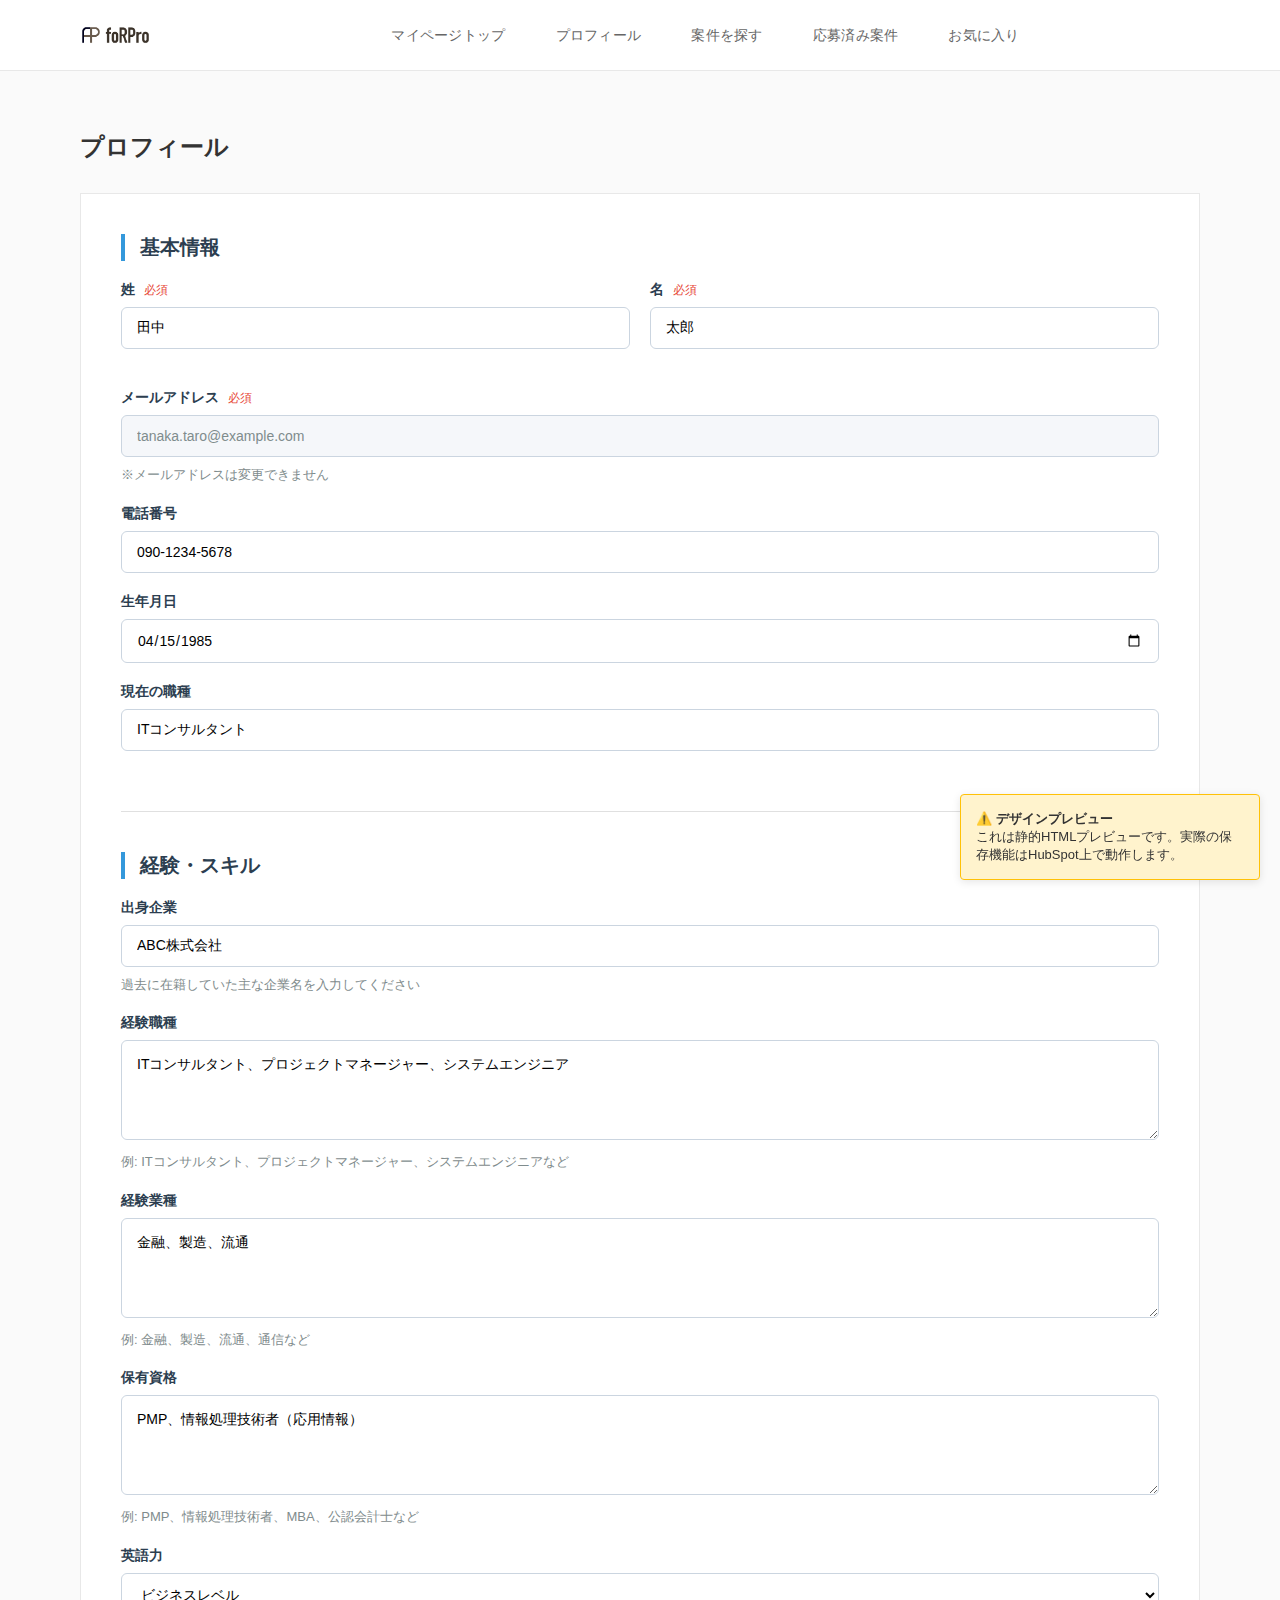
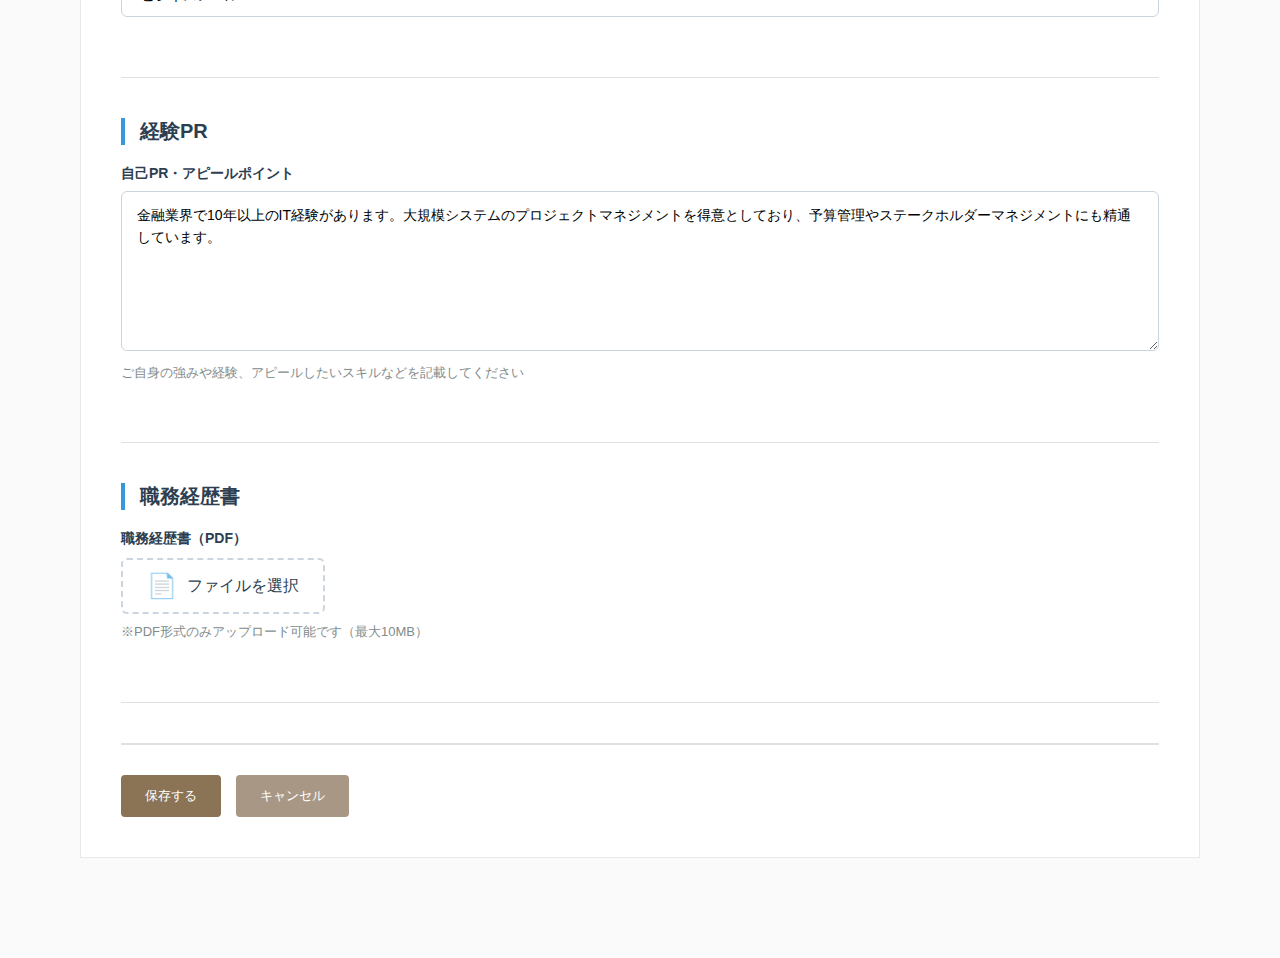
<file: profile.html>
<!DOCTYPE html>
<html lang="ja">
<head>
  <meta charset="UTF-8">
  <meta name="viewport" content="width=device-width, initial-scale=1.0">
  <title>プロフィール - foRPro</title>
  <link rel="stylesheet" href="css/mypage-common.css">
  <link rel="stylesheet" href="css/profile.css">
  <style>
    * {
      margin: 0;
      padding: 0;
      box-sizing: border-box;
    }

    body {
      font-family: -apple-system, BlinkMacSystemFont, "Segoe UI", Roboto, "Helvetica Neue", Arial, sans-serif;
      background: #fafafa;
      color: #333;
    }

    .mypage-page-title {
      font-size: 24px;
      font-weight: 600;
      margin-bottom: 30px;
      color: #333;
    }
  </style>
</head>
<body>
  <!-- マイページヘッダー -->
  <div class="mypage-header">
    <div class="mypage-header__container">
      <a href="mypage-top.html" class="mypage-header__logo">
        <img src="images/foRPro-logo.jpg" alt="foRPro">
      </a>
      <nav class="mypage-header__nav">
        <ul class="mypage-header__nav-list">
          <li class="mypage-header__nav-item">
            <a href="mypage-top.html" class="mypage-header__nav-link">マイページトップ</a>
          </li>
          <li class="mypage-header__nav-item">
            <a href="profile.html" class="mypage-header__nav-link">プロフィール</a>
          </li>
          <li class="mypage-header__nav-item">
            <a href="projects-list.html" class="mypage-header__nav-link">案件を探す</a>
          </li>
          <li class="mypage-header__nav-item">
            <a href="#" class="mypage-header__nav-link">応募済み案件</a>
          </li>
          <li class="mypage-header__nav-item">
            <a href="favorites.html" class="mypage-header__nav-link">お気に入り</a>
          </li>
        </ul>
      </nav>
    </div>
  </div>

  <!-- メインコンテンツ -->
  <main class="mypage-main">
    <div class="mypage-container">

      <h2 class="mypage-page-title">プロフィール</h2>

      <!-- プロフィール表示・編集フォーム -->
      <section class="mypage-section">
        <form id="profileForm" class="profile-form" onsubmit="event.preventDefault(); alert('これはデザインプレビューです。実際の保存機能はHubSpot上で動作します。');">

          <!-- 基本情報 -->
          <div class="profile-section">
            <h3 class="profile-section__title">基本情報</h3>

            <div class="profile-form__row">
              <div class="profile-form__group">
                <label class="profile-form__label">姓 <span class="profile-form__required">必須</span></label>
                <input type="text" name="lastname" class="profile-form__input" value="田中" required>
              </div>
              <div class="profile-form__group">
                <label class="profile-form__label">名 <span class="profile-form__required">必須</span></label>
                <input type="text" name="firstname" class="profile-form__input" value="太郎" required>
              </div>
            </div>

            <div class="profile-form__group">
              <label class="profile-form__label">メールアドレス <span class="profile-form__required">必須</span></label>
              <input type="email" name="email" class="profile-form__input" value="tanaka.taro@example.com" required readonly>
              <p class="profile-form__note">※メールアドレスは変更できません</p>
            </div>

            <div class="profile-form__group">
              <label class="profile-form__label">電話番号</label>
              <input type="tel" name="phone" class="profile-form__input" value="090-1234-5678">
            </div>

            <div class="profile-form__group">
              <label class="profile-form__label">生年月日</label>
              <input type="date" name="date_of_birth" class="profile-form__input" value="1985-04-15">
            </div>

            <div class="profile-form__group">
              <label class="profile-form__label">現在の職種</label>
              <input type="text" name="jobtitle" class="profile-form__input" value="ITコンサルタント">
            </div>
          </div>

          <!-- 経験・スキル -->
          <div class="profile-section">
            <h3 class="profile-section__title">経験・スキル</h3>

            <div class="profile-form__group">
              <label class="profile-form__label">出身企業</label>
              <input type="text" name="company" class="profile-form__input" value="ABC株式会社">
              <p class="profile-form__note">過去に在籍していた主な企業名を入力してください</p>
            </div>

            <div class="profile-form__group">
              <label class="profile-form__label">経験職種</label>
              <textarea name="work_experience" class="profile-form__textarea" rows="3">ITコンサルタント、プロジェクトマネージャー、システムエンジニア</textarea>
              <p class="profile-form__note">例: ITコンサルタント、プロジェクトマネージャー、システムエンジニアなど</p>
            </div>

            <div class="profile-form__group">
              <label class="profile-form__label">経験業種</label>
              <textarea name="industry_experience" class="profile-form__textarea" rows="3">金融、製造、流通</textarea>
              <p class="profile-form__note">例: 金融、製造、流通、通信など</p>
            </div>

            <div class="profile-form__group">
              <label class="profile-form__label">保有資格</label>
              <textarea name="certifications" class="profile-form__textarea" rows="3">PMP、情報処理技術者（応用情報）</textarea>
              <p class="profile-form__note">例: PMP、情報処理技術者、MBA、公認会計士など</p>
            </div>

            <div class="profile-form__group">
              <label class="profile-form__label">英語力</label>
              <select name="english_level" class="profile-form__select">
                <option value="">選択してください</option>
                <option value="native">ネイティブレベル</option>
                <option value="business" selected>ビジネスレベル</option>
                <option value="daily">日常会話レベル</option>
                <option value="basic">基礎レベル</option>
                <option value="none">不可</option>
              </select>
            </div>
          </div>

          <!-- 経験PR -->
          <div class="profile-section">
            <h3 class="profile-section__title">経験PR</h3>

            <div class="profile-form__group">
              <label class="profile-form__label">自己PR・アピールポイント</label>
              <textarea name="about_me" class="profile-form__textarea" rows="6">金融業界で10年以上のIT経験があります。大規模システムのプロジェクトマネジメントを得意としており、予算管理やステークホルダーマネジメントにも精通しています。</textarea>
              <p class="profile-form__note">ご自身の強みや経験、アピールしたいスキルなどを記載してください</p>
            </div>
          </div>

          <!-- 職務経歴書 -->
          <div class="profile-section">
            <h3 class="profile-section__title">職務経歴書</h3>

            <div class="profile-form__group">
              <label class="profile-form__label">職務経歴書（PDF）</label>
              <div class="profile-file-upload">
                <input type="file" id="resumeFile" name="resume" accept=".pdf" class="profile-file-upload__input">
                <label for="resumeFile" class="profile-file-upload__label">
                  <span class="profile-file-upload__icon">📄</span>
                  <span class="profile-file-upload__text">ファイルを選択</span>
                </label>
                <div id="resumeFileName" class="profile-file-upload__filename"></div>
              </div>
              <p class="profile-form__note">※PDF形式のみアップロード可能です（最大10MB）</p>
            </div>
          </div>

          <!-- 保存ボタン -->
          <div class="profile-form__actions">
            <button type="submit" class="mypage-btn">保存する</button>
            <button type="button" class="mypage-btn mypage-btn--secondary" onclick="window.location.href='mypage-top.html'">キャンセル</button>
          </div>

        </form>
      </section>

    </div>
  </main>

  <!-- 注意書き -->
  <div style="position: fixed; bottom: 20px; right: 20px; background: #fff3cd; border: 1px solid #ffc107; padding: 15px; border-radius: 4px; max-width: 300px; font-size: 13px; box-shadow: 0 2px 8px rgba(0,0,0,0.1);">
    <strong>⚠️ デザインプレビュー</strong><br>
    これは静的HTMLプレビューです。実際の保存機能はHubSpot上で動作します。
  </div>

</body>
</html>
</file>
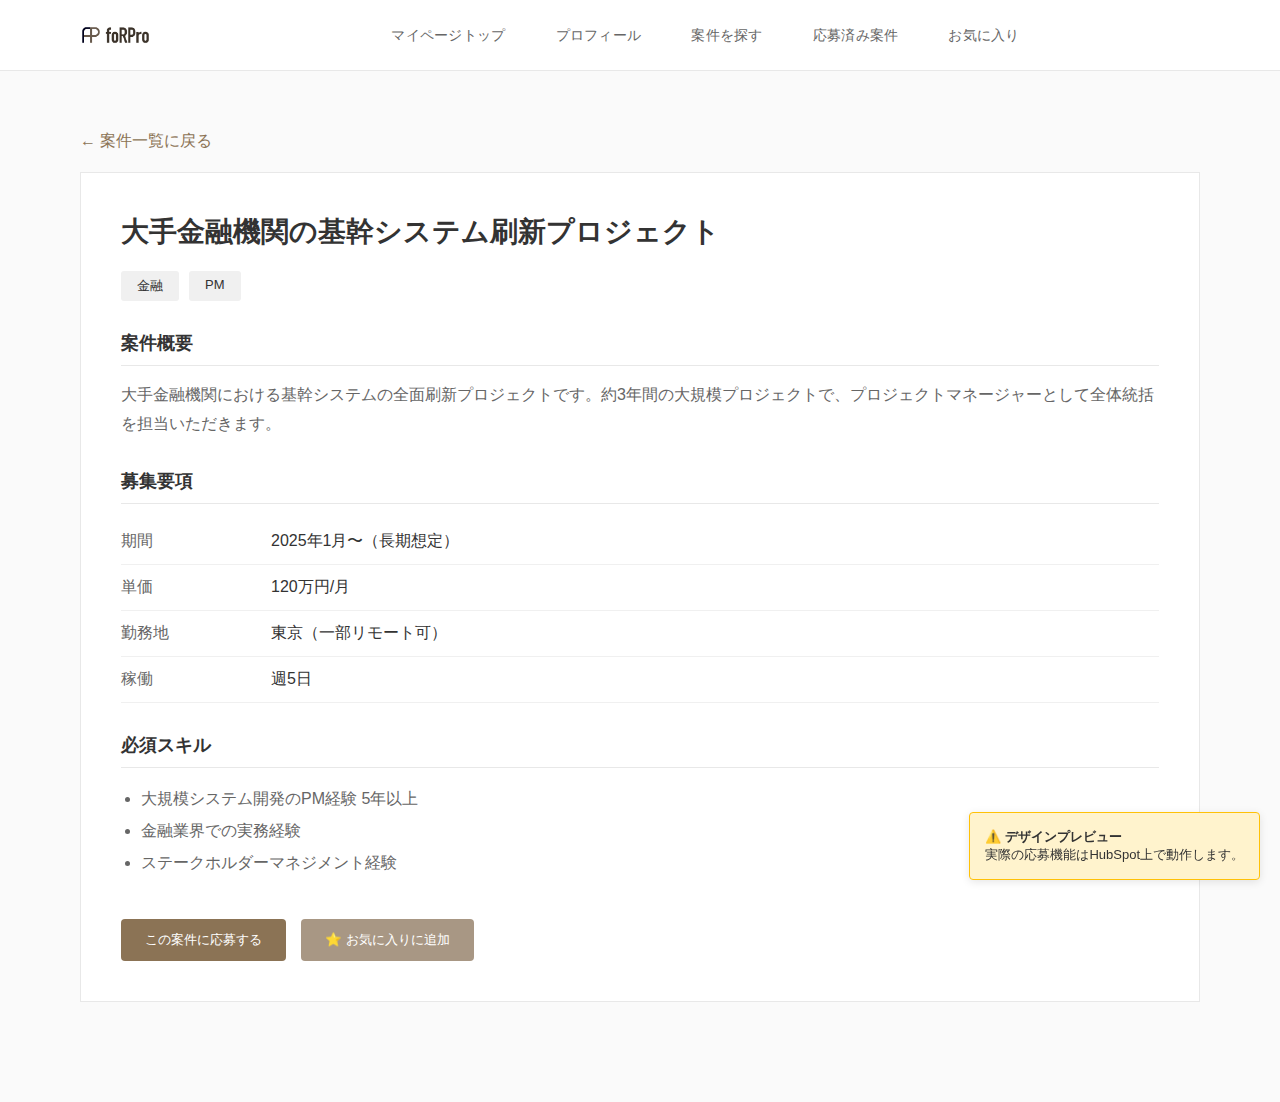
<file: project-detail.html>
<!DOCTYPE html>
<html lang="ja">
<head>
  <meta charset="UTF-8">
  <meta name="viewport" content="width=device-width, initial-scale=1.0">
  <title>案件詳細 - foRPro</title>
  <link rel="stylesheet" href="css/mypage-common.css">
  <link rel="stylesheet" href="css/project-detail.css">
  <style>
    * { margin: 0; padding: 0; box-sizing: border-box; }
    body { font-family: -apple-system, BlinkMacSystemFont, "Segoe UI", Roboto, sans-serif; background: #fafafa; color: #333; }
    .mypage-page-title { font-size: 28px; font-weight: 600; margin-bottom: 20px; color: #333; }
    .project-detail-section { margin-bottom: 30px; }
    .project-detail-section h3 { font-size: 18px; font-weight: 600; margin-bottom: 15px; padding-bottom: 10px; border-bottom: 1px solid #e8e8e8; }
  </style>
</head>
<body>
  <div class="mypage-header">
    <div class="mypage-header__container">
      <a href="mypage-top.html" class="mypage-header__logo">
        <img src="images/foRPro-logo.jpg" alt="foRPro">
      </a>
      <nav class="mypage-header__nav">
        <ul class="mypage-header__nav-list">
          <li class="mypage-header__nav-item"><a href="mypage-top.html" class="mypage-header__nav-link">マイページトップ</a></li>
          <li class="mypage-header__nav-item"><a href="profile.html" class="mypage-header__nav-link">プロフィール</a></li>
          <li class="mypage-header__nav-item"><a href="projects-list.html" class="mypage-header__nav-link">案件を探す</a></li>
          <li class="mypage-header__nav-item"><a href="#" class="mypage-header__nav-link">応募済み案件</a></li>
          <li class="mypage-header__nav-item"><a href="favorites.html" class="mypage-header__nav-link">お気に入り</a></li>
        </ul>
      </nav>
    </div>
  </div>

  <main class="mypage-main">
    <div class="mypage-container">
      <p style="margin-bottom: 20px;"><a href="projects-list.html" style="color: #8B7355; text-decoration: none;">← 案件一覧に戻る</a></p>

      <section class="mypage-section">
        <h1 class="mypage-page-title">大手金融機関の基幹システム刷新プロジェクト</h1>

        <div style="display: flex; gap: 10px; margin-bottom: 30px;">
          <span style="background: #f0f0f0; padding: 6px 16px; font-size: 13px; border-radius: 3px;">金融</span>
          <span style="background: #f0f0f0; padding: 6px 16px; font-size: 13px; border-radius: 3px;">PM</span>
        </div>

        <div class="project-detail-section">
          <h3>案件概要</h3>
          <p style="line-height: 1.8; color: #666;">大手金融機関における基幹システムの全面刷新プロジェクトです。約3年間の大規模プロジェクトで、プロジェクトマネージャーとして全体統括を担当いただきます。</p>
        </div>

        <div class="project-detail-section">
          <h3>募集要項</h3>
          <table style="width: 100%; border-collapse: collapse;">
            <tr style="border-bottom: 1px solid #f0f0f0;"><td style="padding: 12px 0; width: 150px; color: #666;">期間</td><td style="padding: 12px 0;">2025年1月〜（長期想定）</td></tr>
            <tr style="border-bottom: 1px solid #f0f0f0;"><td style="padding: 12px 0; color: #666;">単価</td><td style="padding: 12px 0;">120万円/月</td></tr>
            <tr style="border-bottom: 1px solid #f0f0f0;"><td style="padding: 12px 0; color: #666;">勤務地</td><td style="padding: 12px 0;">東京（一部リモート可）</td></tr>
            <tr style="border-bottom: 1px solid #f0f0f0;"><td style="padding: 12px 0; color: #666;">稼働</td><td style="padding: 12px 0;">週5日</td></tr>
          </table>
        </div>

        <div class="project-detail-section">
          <h3>必須スキル</h3>
          <ul style="padding-left: 20px; line-height: 2; color: #666;">
            <li>大規模システム開発のPM経験 5年以上</li>
            <li>金融業界での実務経験</li>
            <li>ステークホルダーマネジメント経験</li>
          </ul>
        </div>

        <div style="display: flex; gap: 15px; margin-top: 40px;">
          <button class="mypage-btn" onclick="alert('これはデザインプレビューです')">この案件に応募する</button>
          <button class="mypage-btn mypage-btn--secondary" onclick="alert('お気に入りに追加しました')">⭐ お気に入りに追加</button>
        </div>
      </section>
    </div>
  </main>

  <div style="position: fixed; bottom: 20px; right: 20px; background: #fff3cd; border: 1px solid #ffc107; padding: 15px; border-radius: 4px; max-width: 300px; font-size: 13px; box-shadow: 0 2px 8px rgba(0,0,0,0.1);">
    <strong>⚠️ デザインプレビュー</strong><br>実際の応募機能はHubSpot上で動作します。
  </div>
</body>
</html>
</file>
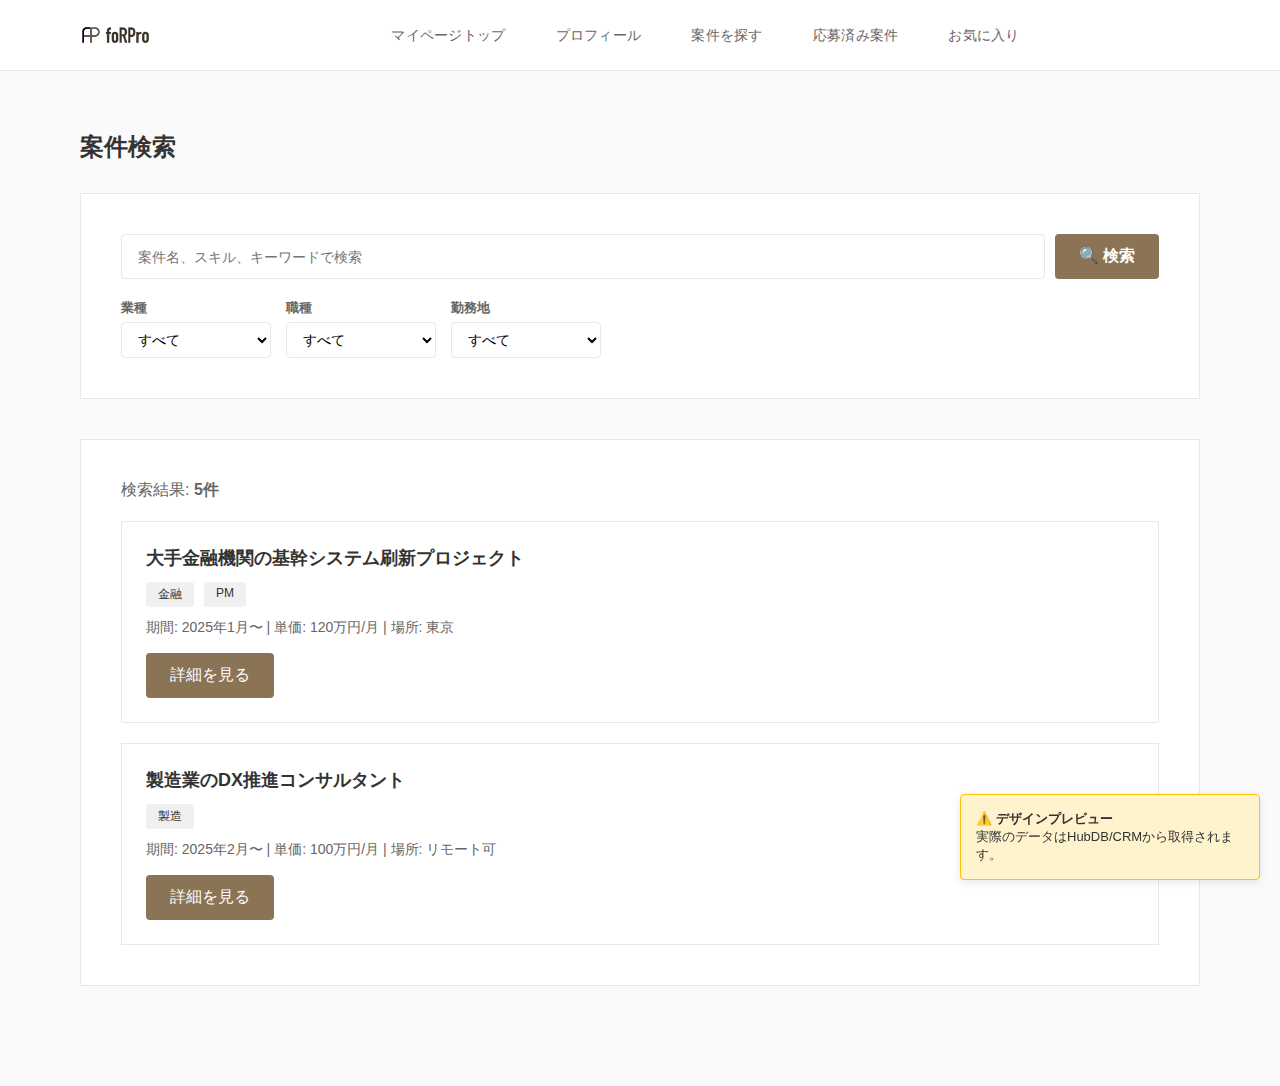
<file: projects-list.html>
<!DOCTYPE html>
<html lang="ja">
<head>
  <meta charset="UTF-8">
  <meta name="viewport" content="width=device-width, initial-scale=1.0">
  <title>案件を探す - foRPro</title>
  <link rel="stylesheet" href="css/mypage-common.css">
  <link rel="stylesheet" href="css/projects.css">
  <style>
    * { margin: 0; padding: 0; box-sizing: border-box; }
    body { font-family: -apple-system, BlinkMacSystemFont, "Segoe UI", Roboto, sans-serif; background: #fafafa; color: #333; }
    .mypage-page-title { font-size: 24px; font-weight: 600; margin-bottom: 30px; color: #333; }
    .projects-search__box { display: flex; gap: 10px; margin-bottom: 20px; }
    .projects-search__input { flex: 1; padding: 12px 16px; border: 1px solid #e8e8e8; border-radius: 4px; font-size: 14px; }
    .projects-search__btn { padding: 12px 24px; background: #8B7355; color: #fff; border: none; border-radius: 4px; cursor: pointer; }
    .projects-filters { display: flex; gap: 15px; flex-wrap: wrap; }
    .projects-filter { display: flex; flex-direction: column; gap: 5px; }
    .projects-filter__label { font-size: 13px; color: #666; }
    .projects-filter__select { padding: 8px 12px; border: 1px solid #e8e8e8; border-radius: 4px; font-size: 14px; }
  </style>
</head>
<body>
  <div class="mypage-header">
    <div class="mypage-header__container">
      <a href="mypage-top.html" class="mypage-header__logo">
        <img src="images/foRPro-logo.jpg" alt="foRPro">
      </a>
      <nav class="mypage-header__nav">
        <ul class="mypage-header__nav-list">
          <li class="mypage-header__nav-item"><a href="mypage-top.html" class="mypage-header__nav-link">マイページトップ</a></li>
          <li class="mypage-header__nav-item"><a href="profile.html" class="mypage-header__nav-link">プロフィール</a></li>
          <li class="mypage-header__nav-item"><a href="projects-list.html" class="mypage-header__nav-link">案件を探す</a></li>
          <li class="mypage-header__nav-item"><a href="#" class="mypage-header__nav-link">応募済み案件</a></li>
          <li class="mypage-header__nav-item"><a href="favorites.html" class="mypage-header__nav-link">お気に入り</a></li>
        </ul>
      </nav>
    </div>
  </div>

  <main class="mypage-main">
    <div class="mypage-container">
      <h2 class="mypage-page-title">案件検索</h2>

      <section class="mypage-section">
        <div class="projects-search__box">
          <input type="text" class="projects-search__input" placeholder="案件名、スキル、キーワードで検索">
          <button class="projects-search__btn">🔍 検索</button>
        </div>

        <div class="projects-filters">
          <div class="projects-filter">
            <label class="projects-filter__label">業種</label>
            <select class="projects-filter__select">
              <option>すべて</option>
              <option>金融</option>
              <option>製造</option>
              <option>流通</option>
            </select>
          </div>
          <div class="projects-filter">
            <label class="projects-filter__label">職種</label>
            <select class="projects-filter__select">
              <option>すべて</option>
              <option>PM</option>
              <option>PMO</option>
              <option>コンサルタント</option>
            </select>
          </div>
          <div class="projects-filter">
            <label class="projects-filter__label">勤務地</label>
            <select class="projects-filter__select">
              <option>すべて</option>
              <option>東京</option>
              <option>大阪</option>
              <option>リモート</option>
            </select>
          </div>
        </div>
      </section>

      <section class="mypage-section">
        <p style="margin-bottom: 20px; color: #666;">検索結果: <strong>5件</strong></p>

        <div style="display: flex; flex-direction: column; gap: 20px;">
          <!-- 案件1 -->
          <div style="border: 1px solid #e8e8e8; padding: 24px; background: #fff;">
            <h3 style="font-size: 18px; font-weight: 600; color: #333; margin-bottom: 12px;">大手金融機関の基幹システム刷新プロジェクト</h3>
            <div style="display: flex; gap: 10px; margin-bottom: 12px;">
              <span style="background: #f0f0f0; padding: 4px 12px; font-size: 12px; border-radius: 3px;">金融</span>
              <span style="background: #f0f0f0; padding: 4px 12px; font-size: 12px; border-radius: 3px;">PM</span>
            </div>
            <p style="color: #666; font-size: 14px; margin-bottom: 16px;">期間: 2025年1月〜 | 単価: 120万円/月 | 場所: 東京</p>
            <a href="project-detail.html" class="mypage-btn" style="display: inline-block;">詳細を見る</a>
          </div>

          <!-- 案件2-5（省略形式で表示） -->
          <div style="border: 1px solid #e8e8e8; padding: 24px; background: #fff;">
            <h3 style="font-size: 18px; font-weight: 600; color: #333; margin-bottom: 12px;">製造業のDX推進コンサルタント</h3>
            <div style="display: flex; gap: 10px; margin-bottom: 12px;">
              <span style="background: #f0f0f0; padding: 4px 12px; font-size: 12px; border-radius: 3px;">製造</span>
            </div>
            <p style="color: #666; font-size: 14px; margin-bottom: 16px;">期間: 2025年2月〜 | 単価: 100万円/月 | 場所: リモート可</p>
            <a href="project-detail.html" class="mypage-btn" style="display: inline-block;">詳細を見る</a>
          </div>
        </div>
      </section>
    </div>
  </main>

  <div style="position: fixed; bottom: 20px; right: 20px; background: #fff3cd; border: 1px solid #ffc107; padding: 15px; border-radius: 4px; max-width: 300px; font-size: 13px; box-shadow: 0 2px 8px rgba(0,0,0,0.1);">
    <strong>⚠️ デザインプレビュー</strong><br>実際のデータはHubDB/CRMから取得されます。
  </div>
</body>
</html>
</file>
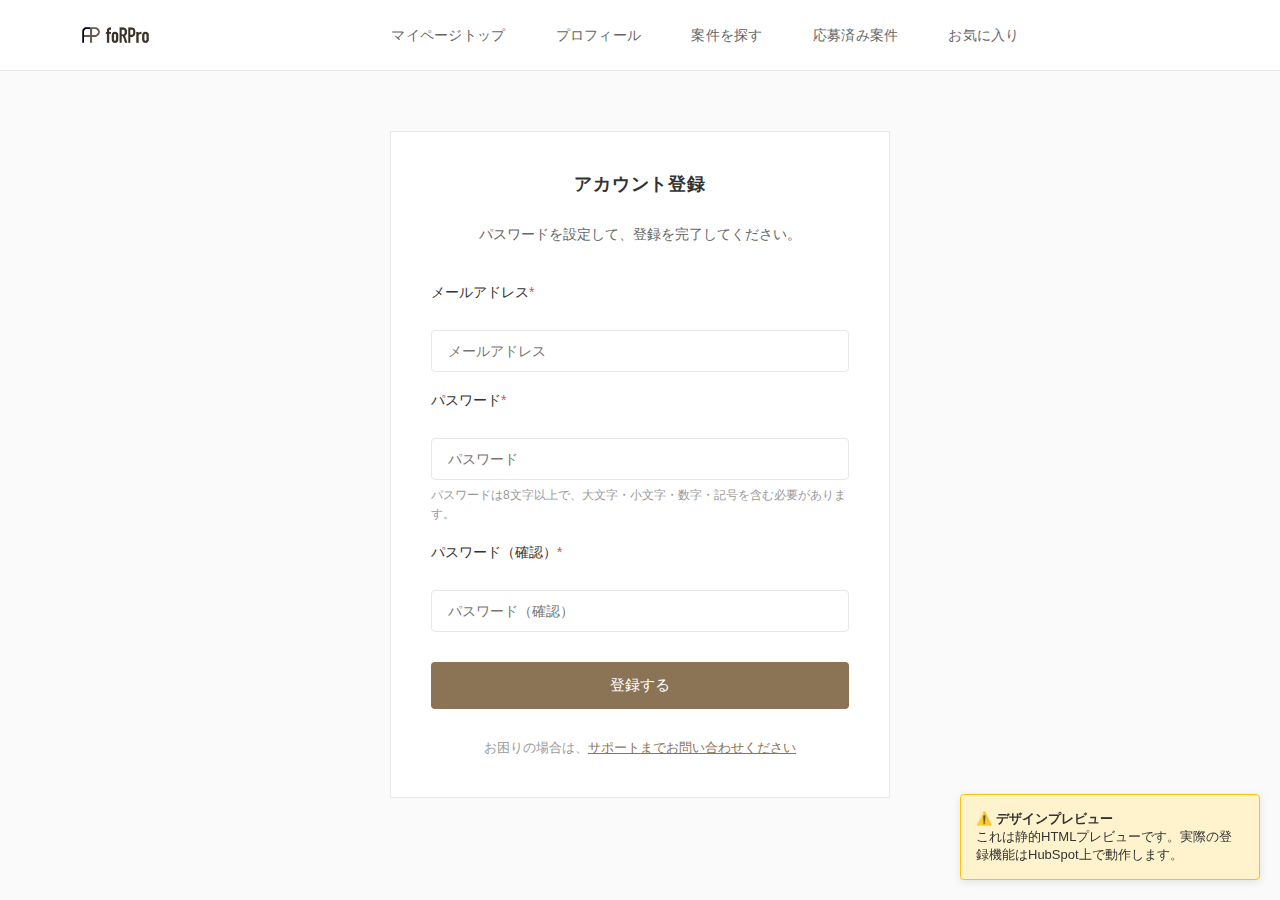
<file: register.html>
<!DOCTYPE html>
<html lang="ja">
<head>
  <meta charset="UTF-8">
  <meta name="viewport" content="width=device-width, initial-scale=1.0">
  <title>アカウント登録 - foRPro マイページ</title>
  <link rel="stylesheet" href="css/mypage-common.css">
  <style>
    /* リセット */
    * {
      margin: 0;
      padding: 0;
      box-sizing: border-box;
    }

    body {
      font-family: -apple-system, BlinkMacSystemFont, "Segoe UI", Roboto, "Helvetica Neue", Arial, sans-serif;
      background: #fafafa;
      color: #333;
    }

    /* 登録フォームのカスタムスタイル */
    .mypage-register-form {
      margin: 0;
    }

    .mypage-register-form input[type="email"],
    .mypage-register-form input[type="password"],
    .mypage-register-form input[type="text"] {
      width: 100%;
      padding: 12px 16px;
      border: 1px solid #e8e8e8;
      border-radius: 4px;
      font-size: 14px;
      margin-top: 8px;
      transition: border-color 0.3s;
    }

    .mypage-register-form input:focus {
      outline: none;
      border-color: #8B7355;
    }

    .mypage-register-form label {
      display: block;
      color: #333;
      font-weight: 500;
      font-size: 14px;
      margin-bottom: 20px;
    }

    .mypage-register-form button[type="submit"] {
      width: 100%;
      padding: 14px 24px;
      background: #8B7355;
      color: #fff;
      border: none;
      border-radius: 4px;
      font-weight: 500;
      font-size: 15px;
      cursor: pointer;
      transition: background 0.3s;
      margin-top: 30px;
    }

    .mypage-register-form button[type="submit"]:hover {
      background: #6D5A45;
    }

    .mypage-register-form .form-field {
      margin-bottom: 0;
    }

    .mypage-register-form .password-requirements {
      font-size: 12px;
      color: #999;
      margin-top: 6px;
      line-height: 1.6;
    }
  </style>
</head>
<body>
  <!-- マイページヘッダー -->
  <div class="mypage-header">
    <div class="mypage-header__container">
      <a href="#" class="mypage-header__logo">
        <img src="images/foRPro-logo.jpg" alt="foRPro">
      </a>
      <nav class="mypage-header__nav">
        <ul class="mypage-header__nav-list">
          <li class="mypage-header__nav-item">
            <a href="#" class="mypage-header__nav-link">マイページトップ</a>
          </li>
          <li class="mypage-header__nav-item">
            <a href="#" class="mypage-header__nav-link">プロフィール</a>
          </li>
          <li class="mypage-header__nav-item">
            <a href="#" class="mypage-header__nav-link">案件を探す</a>
          </li>
          <li class="mypage-header__nav-item">
            <a href="#" class="mypage-header__nav-link">応募済み案件</a>
          </li>
          <li class="mypage-header__nav-item">
            <a href="#" class="mypage-header__nav-link">お気に入り</a>
          </li>
        </ul>
      </nav>
    </div>
  </div>

  <!-- メインコンテンツ -->
  <main class="mypage-main">
    <div class="mypage-container">

      <!-- 登録セクション -->
      <section class="mypage-section" style="max-width: 500px; margin: 0 auto;">
        <h2 class="mypage-section__title" style="text-align: center; border-bottom: none; padding-bottom: 0;">アカウント登録</h2>
        <p style="text-align: center; color: #666; margin-bottom: 40px; font-size: 14px;">
          パスワードを設定して、登録を完了してください。
        </p>

        <!-- 登録フォーム -->
        <form class="mypage-register-form" onsubmit="event.preventDefault(); alert('これはデザインプレビューです。実際の登録機能はHubSpot上で動作します。');">

          <div class="form-field">
            <label for="email">
              メールアドレス<span style="color: #e74c3c;">*</span>
            </label>
            <input type="email" id="email" name="email" placeholder="メールアドレス" required>
          </div>

          <div class="form-field" style="margin-top: 20px;">
            <label for="password">
              パスワード<span style="color: #e74c3c;">*</span>
            </label>
            <input type="password" id="password" name="password" placeholder="パスワード" required>
            <div class="password-requirements">
              パスワードは8文字以上で、大文字・小文字・数字・記号を含む必要があります。
            </div>
          </div>

          <div class="form-field" style="margin-top: 20px;">
            <label for="password-confirm">
              パスワード（確認）<span style="color: #e74c3c;">*</span>
            </label>
            <input type="password" id="password-confirm" name="password-confirm" placeholder="パスワード（確認）" required>
          </div>

          <button type="submit">登録する</button>

        </form>

        <p style="text-align: center; color: #999; margin-top: 30px; font-size: 13px;">
          お困りの場合は、<a href="#" style="color: #8B7355; text-decoration: underline;">サポートまでお問い合わせください</a>
        </p>
      </section>

    </div>
  </main>

  <!-- 注意書き -->
  <div style="position: fixed; bottom: 20px; right: 20px; background: #fff3cd; border: 1px solid #ffc107; padding: 15px; border-radius: 4px; max-width: 300px; font-size: 13px; box-shadow: 0 2px 8px rgba(0,0,0,0.1);">
    <strong>⚠️ デザインプレビュー</strong><br>
    これは静的HTMLプレビューです。実際の登録機能はHubSpot上で動作します。
  </div>

</body>
</html>
</file>
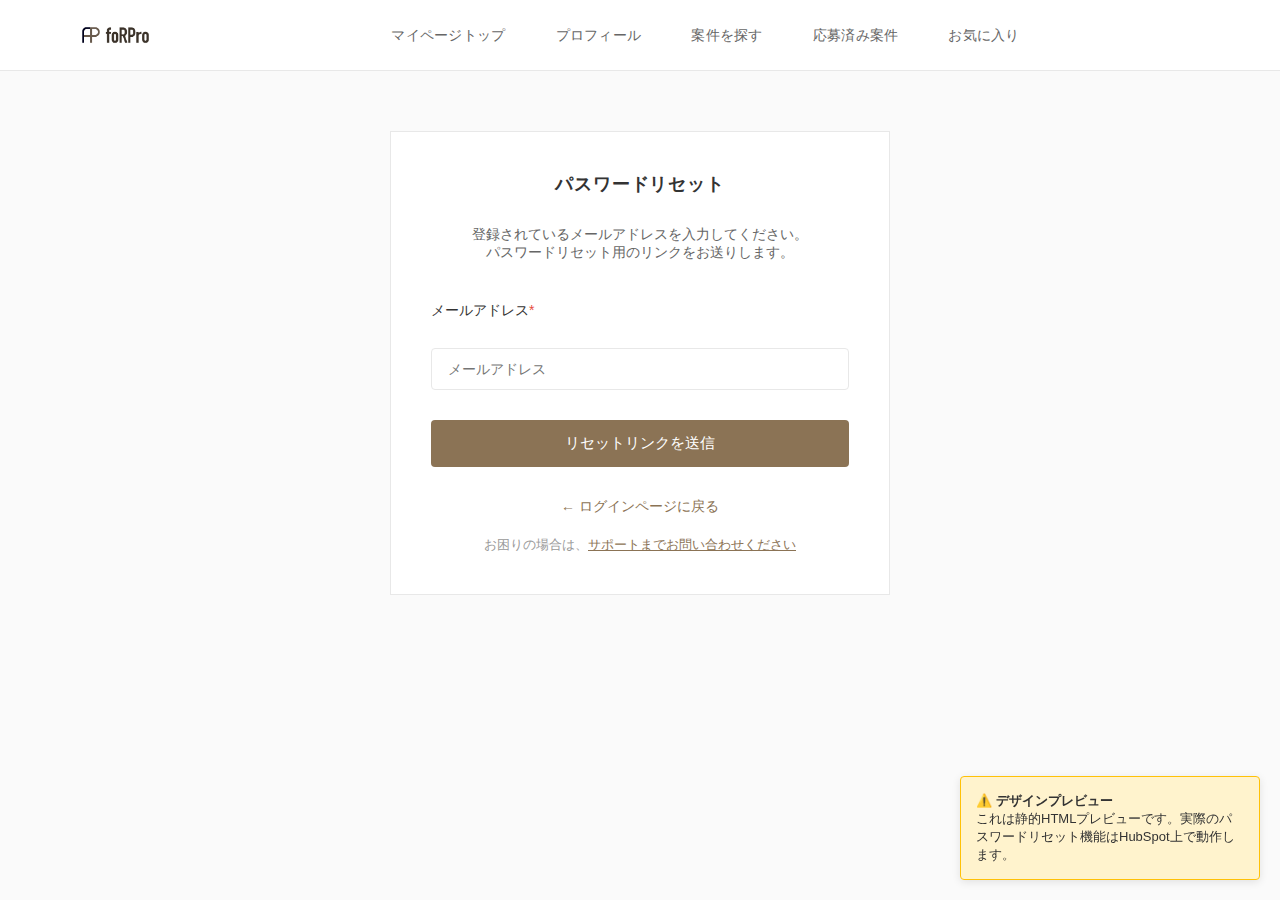
<file: reset-password.html>
<!DOCTYPE html>
<html lang="ja">
<head>
  <meta charset="UTF-8">
  <meta name="viewport" content="width=device-width, initial-scale=1.0">
  <title>パスワードリセット - foRPro マイページ</title>
  <link rel="stylesheet" href="css/mypage-common.css">
  <style>
    /* リセット */
    * {
      margin: 0;
      padding: 0;
      box-sizing: border-box;
    }

    body {
      font-family: -apple-system, BlinkMacSystemFont, "Segoe UI", Roboto, "Helvetica Neue", Arial, sans-serif;
      background: #fafafa;
      color: #333;
    }

    /* パスワードリセットフォームのカスタムスタイル */
    .mypage-reset-form {
      margin: 0;
    }

    .mypage-reset-form input[type="email"],
    .mypage-reset-form input[type="password"] {
      width: 100%;
      padding: 12px 16px;
      border: 1px solid #e8e8e8;
      border-radius: 4px;
      font-size: 14px;
      margin-top: 8px;
      transition: border-color 0.3s;
    }

    .mypage-reset-form input:focus {
      outline: none;
      border-color: #8B7355;
    }

    .mypage-reset-form label {
      display: block;
      color: #333;
      font-weight: 500;
      font-size: 14px;
      margin-bottom: 20px;
    }

    .mypage-reset-form button[type="submit"] {
      width: 100%;
      padding: 14px 24px;
      background: #8B7355;
      color: #fff;
      border: none;
      border-radius: 4px;
      font-weight: 500;
      font-size: 15px;
      cursor: pointer;
      transition: background 0.3s;
      margin-top: 30px;
    }

    .mypage-reset-form button[type="submit"]:hover {
      background: #6D5A45;
    }
  </style>
</head>
<body>
  <!-- マイページヘッダー -->
  <div class="mypage-header">
    <div class="mypage-header__container">
      <a href="#" class="mypage-header__logo">
        <img src="images/foRPro-logo.jpg" alt="foRPro">
      </a>
      <nav class="mypage-header__nav">
        <ul class="mypage-header__nav-list">
          <li class="mypage-header__nav-item">
            <a href="#" class="mypage-header__nav-link">マイページトップ</a>
          </li>
          <li class="mypage-header__nav-item">
            <a href="#" class="mypage-header__nav-link">プロフィール</a>
          </li>
          <li class="mypage-header__nav-item">
            <a href="#" class="mypage-header__nav-link">案件を探す</a>
          </li>
          <li class="mypage-header__nav-item">
            <a href="#" class="mypage-header__nav-link">応募済み案件</a>
          </li>
          <li class="mypage-header__nav-item">
            <a href="#" class="mypage-header__nav-link">お気に入り</a>
          </li>
        </ul>
      </nav>
    </div>
  </div>

  <!-- メインコンテンツ -->
  <main class="mypage-main">
    <div class="mypage-container">

      <!-- パスワードリセット申請フォーム -->
      <section class="mypage-section" style="max-width: 500px; margin: 0 auto;">
        <h2 class="mypage-section__title" style="text-align: center; border-bottom: none; padding-bottom: 0;">パスワードリセット</h2>
        <p style="text-align: center; color: #666; margin-bottom: 40px; font-size: 14px;">
          登録されているメールアドレスを入力してください。<br>
          パスワードリセット用のリンクをお送りします。
        </p>

        <!-- リセット申請フォーム -->
        <form class="mypage-reset-form" onsubmit="event.preventDefault(); alert('これはデザインプレビューです。実際のパスワードリセット機能はHubSpot上で動作します。');">

          <div class="form-field">
            <label for="email">
              メールアドレス<span style="color: #e74c3c;">*</span>
            </label>
            <input type="email" id="email" name="email" placeholder="メールアドレス" required>
          </div>

          <button type="submit">リセットリンクを送信</button>

        </form>

        <p style="text-align: center; margin-top: 30px;">
          <a href="login.html" style="color: #8B7355; text-decoration: none; font-size: 14px;">← ログインページに戻る</a>
        </p>

        <p style="text-align: center; color: #999; margin-top: 20px; font-size: 13px;">
          お困りの場合は、<a href="#" style="color: #8B7355; text-decoration: underline;">サポートまでお問い合わせください</a>
        </p>
      </section>

    </div>
  </main>

  <!-- 注意書き -->
  <div style="position: fixed; bottom: 20px; right: 20px; background: #fff3cd; border: 1px solid #ffc107; padding: 15px; border-radius: 4px; max-width: 300px; font-size: 13px; box-shadow: 0 2px 8px rgba(0,0,0,0.1);">
    <strong>⚠️ デザインプレビュー</strong><br>
    これは静的HTMLプレビューです。実際のパスワードリセット機能はHubSpot上で動作します。
  </div>

</body>
</html>
</file>
<file: css/mypage-common.css>
/* ========================================
   マイページ共通スタイル - ミニマルデザイン
   ======================================== */

/* コンテナ */
.mypage-container {
  max-width: 1200px;
  margin: 0 auto;
  padding: 0 40px;
}

/* ========================================
   マイページヘッダー
   ======================================== */
.mypage-header {
  background: #ffffff;
  border-bottom: 1px solid #e8e8e8;
  padding: 15px 0;
  position: sticky;
  top: 0;
  z-index: 100;
}

.mypage-header__container {
  max-width: 1200px;
  margin: 0 auto;
  padding: 0 40px;
  display: flex;
  align-items: center;
  gap: 60px;
}

.mypage-header__logo {
  flex-shrink: 0;
  display: block;
  line-height: 0;
}

.mypage-header__logo img {
  height: 40px;
  width: auto;
  display: block;
}

.mypage-header__nav {
  flex: 1;
  display: flex;
  justify-content: center;
}

.mypage-header__nav-list {
  display: flex;
  gap: 50px;
  list-style: none;
  margin: 0;
  padding: 0;
  align-items: center;
}

.mypage-header__nav-item {
  margin: 0;
}

.mypage-header__nav-link {
  color: #666666;
  text-decoration: none;
  font-weight: 400;
  font-size: 14px;
  display: inline-block;
  transition: color 0.3s;
  letter-spacing: 0.02em;
}

.mypage-header__nav-link:hover {
  color: #333333;
}

/* ========================================
   メインコンテンツ
   ======================================== */
.mypage-main {
  padding: 60px 0;
  background: #fafafa;
  min-height: calc(100vh - 100px);
}

/* セクション */
.mypage-section {
  background: #fff;
  border-radius: 0;
  padding: 40px;
  margin-bottom: 40px;
  border: 1px solid #e8e8e8;
}

.mypage-section__title {
  font-size: 18px;
  font-weight: 600;
  color: #333333;
  margin: 0 0 30px 0;
  padding-bottom: 15px;
  border-bottom: 1px solid #e8e8e8;
  letter-spacing: 0.05em;
}

/* ========================================
   レスポンシブ
   ======================================== */
@media (max-width: 767px) {
  .mypage-header__inner {
    flex-direction: column;
    align-items: flex-start;
    gap: 15px;
  }

  .mypage-nav__list {
    flex-wrap: wrap;
    gap: 10px;
  }

  .mypage-nav__link {
    font-size: 14px;
    padding: 6px 10px;
  }

  .mypage-header__user {
    width: 100%;
    justify-content: space-between;
  }

  .mypage-section {
    padding: 20px;
  }
}

/* ========================================
   ユーティリティ
   ======================================== */
.mypage-btn {
  display: inline-block;
  padding: 12px 24px;
  background: #8B7355;
  color: #fff;
  text-decoration: none;
  border-radius: 4px;
  font-weight: 500;
  transition: all 0.3s;
  border: none;
  cursor: pointer;
}

.mypage-btn:hover {
  background: #6D5A45;
  color: #fff;
}

.mypage-btn--secondary {
  background: #A89784;
}

.mypage-btn--secondary:hover {
  background: #8B7F6E;
}

.mypage-btn--danger {
  background: #e74c3c;
}

.mypage-btn--danger:hover {
  background: #c0392b;
}

/* ローディング */
.mypage-loading {
  text-align: center;
  padding: 40px;
  color: #95a5a6;
}

/* エラーメッセージ */
.mypage-error {
  background: #fee;
  border: 1px solid #e74c3c;
  color: #c0392b;
  padding: 15px;
  border-radius: 4px;
  margin-bottom: 20px;
}

/* 成功メッセージ */
.mypage-success {
  background: #efe;
  border: 1px solid #27ae60;
  color: #229954;
  padding: 15px;
  border-radius: 4px;
  margin-bottom: 20px;
}
</file>
<file: css/projects.css>
/* ========================================
   案件ページ共通スタイル
   ======================================== */

/* 検索セクション */
.projects-search {
  background: #fff;
}

.projects-search__controls {
  display: flex;
  flex-direction: column;
  gap: 20px;
}

/* 検索ボックス */
.projects-search__box {
  display: flex;
  gap: 10px;
}

.projects-search__input {
  flex: 1;
  padding: 12px 20px;
  border: 2px solid #cbd5e0;
  border-radius: 6px;
  font-size: 16px;
  transition: all 0.2s;
}

.projects-search__input:focus {
  outline: none;
  border-color: #3498db;
  box-shadow: 0 0 0 3px rgba(52, 152, 219, 0.1);
}

.projects-search__btn {
  padding: 12px 30px;
  background: #3498db;
  color: #fff;
  border: none;
  border-radius: 6px;
  font-size: 16px;
  font-weight: 600;
  cursor: pointer;
  transition: all 0.2s;
  white-space: nowrap;
}

.projects-search__btn:hover {
  background: #2980b9;
}

/* フィルター */
.projects-filters {
  display: flex;
  flex-wrap: wrap;
  gap: 15px;
  align-items: flex-end;
}

.projects-filter {
  display: flex;
  flex-direction: column;
  gap: 5px;
  min-width: 150px;
}

.projects-filter__label {
  font-size: 13px;
  font-weight: 600;
  color: #5a6c7d;
}

.projects-filter__select {
  padding: 10px 12px;
  border: 1px solid #cbd5e0;
  border-radius: 6px;
  font-size: 14px;
  background: #fff;
  cursor: pointer;
  transition: all 0.2s;
}

.projects-filter__select:focus {
  outline: none;
  border-color: #3498db;
}

.projects-filters__clear {
  padding: 10px 20px;
  background: #fff;
  color: #7f8c8d;
  border: 1px solid #cbd5e0;
  border-radius: 6px;
  font-size: 14px;
  cursor: pointer;
  transition: all 0.2s;
}

.projects-filters__clear:hover {
  background: #f5f7fa;
  border-color: #95a5a6;
}

/* ソート */
.projects-sort {
  display: flex;
  align-items: center;
  gap: 10px;
  margin-left: auto;
}

.projects-sort__label {
  font-size: 14px;
  font-weight: 600;
  color: #5a6c7d;
  white-space: nowrap;
}

.projects-sort__select {
  padding: 10px 12px;
  border: 1px solid #cbd5e0;
  border-radius: 6px;
  font-size: 14px;
  background: #fff;
  cursor: pointer;
  min-width: 150px;
}

/* 案件一覧ヘッダー */
.projects-list__header {
  display: flex;
  justify-content: space-between;
  align-items: center;
  margin-bottom: 20px;
}

.projects-list__title {
  font-size: 20px;
  font-weight: 700;
  color: #2c3e50;
  margin: 0;
}

.projects-list__count {
  color: #7f8c8d;
  font-weight: 400;
  font-size: 16px;
}

/* 案件一覧 */
.projects-list {
  display: grid;
  grid-template-columns: repeat(auto-fill, minmax(350px, 1fr));
  gap: 20px;
}

/* 案件カード */
.project-card {
  background: #fff;
  border: 1px solid #e0e0e0;
  border-radius: 8px;
  padding: 20px;
  transition: all 0.3s;
  display: flex;
  flex-direction: column;
}

.project-card:hover {
  border-color: #3498db;
  box-shadow: 0 4px 12px rgba(52, 152, 219, 0.15);
  transform: translateY(-2px);
}

.project-card__header {
  display: flex;
  justify-content: space-between;
  align-items: flex-start;
  gap: 10px;
  margin-bottom: 12px;
}

.project-card__title {
  flex: 1;
  margin: 0;
  font-size: 18px;
  font-weight: 700;
  line-height: 1.4;
}

.project-card__title a {
  color: #2c3e50;
  text-decoration: none;
  transition: color 0.2s;
}

.project-card__title a:hover {
  color: #3498db;
}

.project-card__favorite {
  background: none;
  border: none;
  font-size: 20px;
  cursor: pointer;
  padding: 5px;
  line-height: 1;
  transition: transform 0.2s;
  filter: grayscale(100%);
  opacity: 0.5;
}

.project-card__favorite:hover,
.project-card__favorite.is-favorite {
  filter: grayscale(0%);
  opacity: 1;
  transform: scale(1.2);
}

.project-card__meta {
  display: flex;
  flex-wrap: wrap;
  gap: 10px;
  align-items: center;
  margin-bottom: 12px;
}

.project-card__badge {
  display: inline-block;
  padding: 4px 12px;
  background: #f5f7fa;
  color: #5a6c7d;
  font-size: 12px;
  font-weight: 600;
  border-radius: 4px;
}

.project-card__badge--primary {
  background: #e3f2fd;
  color: #1976d2;
}

.project-card__price {
  margin-left: auto;
  font-size: 16px;
  font-weight: 700;
  color: #27ae60;
}

.project-card__description {
  color: #5a6c7d;
  font-size: 14px;
  line-height: 1.6;
  margin: 0 0 12px 0;
  flex: 1;
}

.project-card__tags {
  display: flex;
  flex-wrap: wrap;
  gap: 8px;
  margin-bottom: 15px;
}

.project-card__tag {
  display: inline-block;
  padding: 4px 10px;
  background: #fff;
  border: 1px solid #e0e0e0;
  color: #5a6c7d;
  font-size: 12px;
  border-radius: 4px;
}

.project-card__footer {
  display: flex;
  justify-content: space-between;
  align-items: center;
  padding-top: 15px;
  border-top: 1px solid #e0e0e0;
}

.project-card__date {
  font-size: 13px;
  color: #95a5a6;
}

.project-card__link {
  color: #3498db;
  text-decoration: none;
  font-weight: 600;
  font-size: 14px;
  transition: color 0.2s;
}

.project-card__link:hover {
  color: #2980b9;
}

/* 空の状態 */
.projects-empty {
  text-align: center;
  padding: 60px 20px;
  grid-column: 1 / -1;
}

.projects-empty__icon {
  font-size: 64px;
  margin-bottom: 20px;
}

.projects-empty__text {
  font-size: 18px;
  color: #7f8c8d;
  margin: 0;
}

/* ローディング */
.projects-loading {
  text-align: center;
  padding: 40px;
  color: #95a5a6;
  grid-column: 1 / -1;
}

/* ========================================
   レスポンシブ
   ======================================== */
@media (max-width: 767px) {
  .projects-search__box {
    flex-direction: column;
  }

  .projects-filters {
    flex-direction: column;
    align-items: stretch;
  }

  .projects-filter {
    min-width: 100%;
  }

  .projects-sort {
    flex-direction: column;
    align-items: stretch;
    margin-left: 0;
  }

  .projects-sort__select {
    width: 100%;
  }

  .projects-list {
    grid-template-columns: 1fr;
  }

  .project-card__meta {
    flex-direction: column;
    align-items: flex-start;
  }

  .project-card__price {
    margin-left: 0;
  }
}

/* 閲覧済み案件 */
.project-card.is-viewed {
  opacity: 0.7;
}

.project-card.is-viewed .project-card__title::before {
  content: '✓ ';
  color: #95a5a6;
}

/* 応募済み案件 */
.project-card.is-applied .project-card__title::before {
  content: '✓ 応募済 ';
  color: #27ae60;
  font-size: 12px;
  font-weight: 600;
  background: #e8f5e9;
  padding: 2px 8px;
  border-radius: 4px;
  margin-right: 8px;
}
</file>
<file: css/favorites.css>
/* ========================================
   お気に入りページ専用スタイル
   ======================================== */

/* お気に入りヘッダー */
.favorites-header {
  display: flex;
  justify-content: space-between;
  align-items: flex-start;
  gap: 30px;
  margin-bottom: 40px;
  padding-bottom: 25px;
  border-bottom: 1px solid #e8e8e8;
}

.favorites-description {
  flex: 1;
  color: #666666;
  line-height: 1.6;
  margin: 0;
  font-size: 14px;
  font-weight: 300;
}

.favorites-stats {
  display: flex;
  flex-direction: column;
  align-items: center;
  padding: 20px 30px;
  background: #fafafa;
  border-radius: 0;
  border: 1px solid #e8e8e8;
  color: #333333;
  min-width: 100px;
}

.favorites-count {
  font-size: 24px;
  font-weight: 400;
}

.favorites-count::before {
  content: '⭐ ';
  font-size: 20px;
}

/* お気に入り空の状態 */
.favorites-empty {
  text-align: center;
  padding: 100px 40px;
}

.favorites-empty__icon {
  font-size: 64px;
  margin-bottom: 30px;
  opacity: 0.2;
}

.favorites-empty__title {
  font-size: 20px;
  font-weight: 500;
  color: #333333;
  margin: 0 0 15px 0;
  letter-spacing: 0.02em;
}

.favorites-empty__text {
  font-size: 14px;
  color: #999999;
  line-height: 1.8;
  margin: 0 0 40px 0;
  max-width: 500px;
  margin-left: auto;
  margin-right: auto;
  font-weight: 300;
}

/* お気に入り削除ボタン */
.project-card__remove-favorite {
  position: absolute;
  top: 20px;
  right: 20px;
  background: transparent;
  color: #999999;
  border: 1px solid #e8e8e8;
  border-radius: 0;
  width: 32px;
  height: 32px;
  display: flex;
  align-items: center;
  justify-content: center;
  font-size: 16px;
  cursor: pointer;
  transition: all 0.3s;
  opacity: 0;
  transform: scale(0.95);
}

.project-card:hover .project-card__remove-favorite {
  opacity: 1;
  transform: scale(1);
}

.project-card__remove-favorite:hover {
  background: #333333;
  color: #fff;
  border-color: #333333;
}

/* お気に入りカードのスタイル調整 */
.favorites-page .project-card {
  position: relative;
}

.favorites-page .project-card__favorite {
  display: none; /* お気に入りページでは非表示 */
}

/* アニメーション */
@keyframes fadeIn {
  from {
    opacity: 0;
    transform: translateY(20px);
  }
  to {
    opacity: 1;
    transform: translateY(0);
  }
}

.project-card {
  animation: fadeIn 0.3s ease-out;
}

/* 削除中のアニメーション */
@keyframes fadeOut {
  from {
    opacity: 1;
    transform: scale(1);
  }
  to {
    opacity: 0;
    transform: scale(0.8);
  }
}

.project-card.is-removing {
  animation: fadeOut 0.3s ease-out forwards;
}

/* ========================================
   レスポンシブ
   ======================================== */
@media (max-width: 767px) {
  .favorites-header {
    flex-direction: column;
  }

  .favorites-stats {
    width: 100%;
  }

  .favorites-empty__icon {
    font-size: 64px;
  }

  .favorites-empty__title {
    font-size: 20px;
  }

  .favorites-empty__text {
    font-size: 14px;
  }
}
</file>
<file: css/mypage-top.css>
/* ========================================
   マイページトップ画面専用スタイル - ミニマル
   ======================================== */

/* ウェルカムセクション */
.mypage-welcome {
  background: #f5f5f5;
  color: #333333;
  padding: 60px 40px;
  border-radius: 0;
  margin-bottom: 60px;
  border: 1px solid #e8e8e8;
}

.mypage-welcome__title {
  font-size: 32px;
  font-weight: 400;
  margin: 0 0 15px 0;
  letter-spacing: 0.02em;
  color: #333333;
}

.mypage-welcome__text {
  margin: 0;
  color: #666666;
  font-size: 14px;
  font-weight: 300;
}

/* お知らせ */
.mypage-news {
  display: flex;
  flex-direction: column;
  gap: 0;
}

.mypage-news__item {
  display: flex;
  align-items: center;
  gap: 20px;
  padding: 20px 0;
  border-bottom: 1px solid #f0f0f0;
  transition: all 0.3s ease;
}

.mypage-news__item:hover {
  padding-left: 10px;
}

.mypage-news__date {
  color: #999999;
  font-size: 13px;
  white-space: nowrap;
  min-width: 100px;
  font-weight: 300;
}

.mypage-news__link {
  color: #333333;
  text-decoration: none;
  font-weight: 400;
  flex: 1;
  font-size: 14px;
}

.mypage-news__link:hover {
  color: #666666;
}

/* ToDoリスト */
.mypage-todo {
  display: flex;
  flex-direction: column;
  gap: 0;
}

.mypage-todo__item {
  display: flex;
  align-items: flex-start;
  gap: 20px;
  padding: 25px 0;
  background: transparent;
  border: none;
  border-bottom: 1px solid #e8e8e8;
}

.mypage-todo__item:last-child {
  border-bottom: none;
}

.mypage-todo__icon {
  font-size: 20px;
  line-height: 1.4;
  color: #999999;
}

.mypage-todo__content {
  flex: 1;
}

.mypage-todo__text {
  margin: 0 0 15px 0;
  color: #333333;
  font-weight: 400;
  font-size: 14px;
  line-height: 1.6;
}

.mypage-todo__action {
  display: inline-block;
  padding: 8px 20px;
  background: transparent;
  color: #333333;
  text-decoration: none;
  border: 1px solid #333333;
  border-radius: 0;
  font-size: 13px;
  font-weight: 400;
  transition: all 0.3s;
}

.mypage-todo__action:hover {
  background: #333333;
  color: #fff;
}

/* クイックリンク */
.mypage-quicklinks {
  display: grid;
  grid-template-columns: repeat(auto-fit, minmax(280px, 1fr));
  gap: 30px;
}

.mypage-quicklink-card {
  display: flex;
  flex-direction: column;
  align-items: flex-start;
  text-align: left;
  padding: 40px 30px;
  background: #fff;
  border: 1px solid #e8e8e8;
  border-radius: 0;
  text-decoration: none;
  transition: all 0.3s;
}

.mypage-quicklink-card:hover {
  border-color: #333333;
  transform: none;
  box-shadow: none;
}

.mypage-quicklink-card__icon {
  font-size: 32px;
  margin-bottom: 20px;
  color: #333333;
}

.mypage-quicklink-card__title {
  font-size: 16px;
  font-weight: 500;
  color: #333333;
  margin: 0 0 8px 0;
  letter-spacing: 0.02em;
}

.mypage-quicklink-card__text {
  font-size: 13px;
  color: #999999;
  margin: 0;
  line-height: 1.6;
}

/* サポート情報 */
.mypage-support {
  text-align: center;
  padding: 60px 40px;
  background: #fafafa;
  border-radius: 0;
  border: 1px solid #e8e8e8;
}

.mypage-support__title {
  font-size: 18px;
  font-weight: 500;
  color: #333333;
  margin: 0 0 15px 0;
  letter-spacing: 0.02em;
}

.mypage-support__text {
  color: #666666;
  margin: 0 0 30px 0;
  font-size: 14px;
  line-height: 1.6;
}

.mypage-support__button {
  display: inline-block;
  padding: 12px 30px;
  background: transparent;
  color: #333333;
  text-decoration: none;
  border: 1px solid #333333;
  border-radius: 0;
  font-weight: 400;
  font-size: 14px;
  transition: all 0.3s;
}

.mypage-support__button:hover {
  background: #333333;
  color: #fff;
}

/* ========================================
   レスポンシブ
   ======================================== */
@media (max-width: 767px) {
  .mypage-welcome {
    padding: 25px;
  }

  .mypage-welcome__title {
    font-size: 22px;
  }

  .mypage-news__item {
    flex-direction: column;
    align-items: flex-start;
    gap: 10px;
  }

  .mypage-news__date {
    min-width: auto;
  }

  .mypage-quicklinks {
    grid-template-columns: 1fr;
  }
}
</file>
<file: css/profile.css>
/* ========================================
   プロフィールページ専用スタイル
   ======================================== */

/* ページタイトル */
.mypage-page-title {
  font-size: 28px;
  font-weight: 700;
  color: #2c3e50;
  margin: 0 0 30px 0;
}

/* プロフィールセクション */
.profile-section {
  margin-bottom: 40px;
  padding-bottom: 40px;
  border-bottom: 1px solid #e0e0e0;
}

.profile-section:last-of-type {
  border-bottom: none;
  margin-bottom: 0;
  padding-bottom: 0;
}

.profile-section__title {
  font-size: 20px;
  font-weight: 700;
  color: #2c3e50;
  margin: 0 0 20px 0;
  padding-left: 15px;
  border-left: 4px solid #3498db;
}

/* フォーム */
.profile-form__row {
  display: grid;
  grid-template-columns: 1fr 1fr;
  gap: 20px;
  margin-bottom: 20px;
}

.profile-form__group {
  margin-bottom: 20px;
}

.profile-form__label {
  display: block;
  font-weight: 600;
  color: #2c3e50;
  margin-bottom: 8px;
  font-size: 14px;
}

.profile-form__required {
  color: #e74c3c;
  font-size: 12px;
  margin-left: 5px;
  font-weight: 400;
}

.profile-form__input,
.profile-form__select,
.profile-form__textarea {
  width: 100%;
  padding: 12px 15px;
  border: 1px solid #cbd5e0;
  border-radius: 6px;
  font-size: 14px;
  font-family: inherit;
  transition: all 0.2s;
  background: #fff;
}

.profile-form__input:focus,
.profile-form__select:focus,
.profile-form__textarea:focus {
  outline: none;
  border-color: #3498db;
  box-shadow: 0 0 0 3px rgba(52, 152, 219, 0.1);
}

.profile-form__input:read-only {
  background: #f5f7fa;
  color: #7f8c8d;
  cursor: not-allowed;
}

.profile-form__textarea {
  resize: vertical;
  min-height: 100px;
  line-height: 1.6;
}

.profile-form__note {
  margin: 8px 0 0 0;
  font-size: 13px;
  color: #7f8c8d;
  line-height: 1.5;
}

/* ファイルアップロード */
.profile-file-upload {
  margin-top: 10px;
}

.profile-file-upload__input {
  display: none;
}

.profile-file-upload__label {
  display: inline-flex;
  align-items: center;
  gap: 10px;
  padding: 12px 24px;
  background: #fff;
  border: 2px dashed #cbd5e0;
  border-radius: 6px;
  cursor: pointer;
  transition: all 0.2s;
}

.profile-file-upload__label:hover {
  border-color: #3498db;
  background: #f8f9fa;
}

.profile-file-upload__icon {
  font-size: 24px;
}

.profile-file-upload__text {
  color: #2c3e50;
  font-weight: 500;
}

.profile-file-upload__filename {
  margin-top: 10px;
  color: #2c3e50;
  font-size: 14px;
}

.profile-file-upload__filename:empty {
  display: none;
}

/* アクションボタン */
.profile-form__actions {
  display: flex;
  gap: 15px;
  margin-top: 30px;
  padding-top: 30px;
  border-top: 2px solid #e0e0e0;
}

/* ========================================
   レスポンシブ
   ======================================== */
@media (max-width: 767px) {
  .mypage-page-title {
    font-size: 24px;
    margin-bottom: 20px;
  }

  .profile-form__row {
    grid-template-columns: 1fr;
    gap: 0;
  }

  .profile-section__title {
    font-size: 18px;
  }

  .profile-form__actions {
    flex-direction: column;
  }

  .profile-form__actions .mypage-btn {
    width: 100%;
  }
}

/* ========================================
   保存中の状態
   ======================================== */
.profile-form.is-saving {
  opacity: 0.6;
  pointer-events: none;
}

.profile-form.is-saving::after {
  content: '保存中...';
  position: fixed;
  top: 50%;
  left: 50%;
  transform: translate(-50%, -50%);
  background: rgba(0, 0, 0, 0.8);
  color: #fff;
  padding: 20px 40px;
  border-radius: 8px;
  font-size: 16px;
  font-weight: 600;
  z-index: 9999;
}
</file>
<file: css/project-detail.css>
/* ========================================
   案件詳細ページ専用スタイル
   ======================================== */

/* パンくずリスト */
.breadcrumb {
  display: flex;
  align-items: center;
  gap: 10px;
  margin-bottom: 30px;
  font-size: 13px;
}

.breadcrumb__link {
  color: #666666;
  text-decoration: none;
  transition: color 0.3s;
}

.breadcrumb__link:hover {
  color: #333333;
  text-decoration: none;
}

.breadcrumb__separator {
  color: #cccccc;
}

.breadcrumb__current {
  color: #999999;
}

/* 案件詳細 */
.project-detail__header {
  background: #fafafa;
  color: #333333;
  border: 1px solid #e8e8e8;
}

.project-detail__title-row {
  display: flex;
  justify-content: space-between;
  align-items: flex-start;
  gap: 20px;
  margin-bottom: 20px;
}

.project-detail__title {
  flex: 1;
  font-size: 24px;
  font-weight: 500;
  margin: 0;
  color: #333333;
  line-height: 1.4;
  letter-spacing: 0.02em;
}

.project-detail__favorite {
  background: transparent;
  border: 1px solid #e8e8e8;
  border-radius: 0;
  width: 45px;
  height: 45px;
  display: flex;
  align-items: center;
  justify-content: center;
  font-size: 20px;
  cursor: pointer;
  transition: all 0.3s;
  filter: grayscale(100%);
  flex-shrink: 0;
}

.project-detail__favorite:hover,
.project-detail__favorite.is-favorite {
  background: #333333;
  border-color: #333333;
  filter: grayscale(0%);
  transform: none;
}

.project-detail__meta {
  display: flex;
  flex-wrap: wrap;
  gap: 12px;
  align-items: center;
  margin-bottom: 25px;
}

.project-detail__badge {
  display: inline-block;
  padding: 6px 14px;
  background: #ffffff;
  color: #666666;
  font-size: 12px;
  font-weight: 400;
  border-radius: 0;
  border: 1px solid #e8e8e8;
}

.project-detail__badge--primary {
  background: #333333;
  color: #ffffff;
  border-color: #333333;
}

.project-detail__date {
  color: #999999;
  font-size: 13px;
  margin-left: auto;
  font-weight: 300;
}

.project-detail__price-box {
  display: flex;
  flex-direction: column;
  gap: 8px;
  padding: 25px;
  background: #ffffff;
  border-radius: 0;
  border: 1px solid #e8e8e8;
}

.project-detail__price-label {
  font-size: 13px;
  color: #666666;
  font-weight: 400;
}

.project-detail__price {
  font-size: 28px;
  font-weight: 500;
  color: #333333;
}

/* セクションタイトル */
.project-detail__section-title {
  font-size: 16px;
  font-weight: 500;
  color: #333333;
  margin: 0 0 25px 0;
  padding-left: 0;
  border-left: none;
  letter-spacing: 0.02em;
}

/* コンテンツ */
.project-detail__content {
  line-height: 1.8;
  color: #666666;
  font-size: 14px;
  font-weight: 300;
}

.project-detail__content p {
  margin: 0 0 15px 0;
}

/* スキルタグ */
.project-detail__skills {
  display: flex;
  flex-wrap: wrap;
  gap: 12px;
}

.project-detail__skill-tag {
  display: inline-block;
  padding: 10px 18px;
  background: #fafafa;
  color: #666666;
  font-size: 13px;
  font-weight: 400;
  border-radius: 0;
  border: 1px solid #e8e8e8;
}

.project-detail__empty {
  color: #cccccc;
  font-style: normal;
  margin: 0;
  font-weight: 300;
}

/* テーブル */
.project-detail__table {
  width: 100%;
  border-collapse: collapse;
}

.project-detail__table th,
.project-detail__table td {
  padding: 18px 20px;
  border-bottom: 1px solid #f0f0f0;
  text-align: left;
}

.project-detail__table th {
  width: 180px;
  background: #fafafa;
  color: #666666;
  font-weight: 400;
  font-size: 13px;
}

.project-detail__table td {
  color: #333333;
  font-size: 14px;
  font-weight: 300;
}

.project-detail__table tr:last-child th,
.project-detail__table tr:last-child td {
  border-bottom: none;
}

/* 応募セクション */
.project-detail__apply-section {
  background: #fafafa;
  border: 1px solid #e8e8e8;
}

.project-detail__apply-text {
  color: #666666;
  line-height: 1.8;
  margin: 0 0 30px 0;
  font-size: 14px;
  font-weight: 300;
}

/* 応募フォーム */
.project-apply-form__group {
  margin-bottom: 30px;
}

.project-apply-form__label {
  display: block;
  font-weight: 400;
  color: #333333;
  margin-bottom: 12px;
  font-size: 14px;
}

.project-apply-form__textarea {
  width: 100%;
  padding: 15px;
  border: 1px solid #e8e8e8;
  border-radius: 0;
  font-size: 14px;
  font-family: inherit;
  resize: vertical;
  min-height: 120px;
  line-height: 1.6;
  transition: all 0.3s;
  background: #ffffff;
}

.project-apply-form__textarea:focus {
  outline: none;
  border-color: #333333;
  box-shadow: none;
}

.project-apply-form__actions {
  display: flex;
  gap: 15px;
}

.mypage-btn--large {
  padding: 16px 40px;
  font-size: 16px;
}

/* 案件が見つからない場合 */
.project-detail__not-found {
  text-align: center;
  padding: 60px 20px;
}

.project-detail__not-found-icon {
  font-size: 64px;
  margin-bottom: 20px;
}

.project-detail__not-found-title {
  font-size: 24px;
  font-weight: 700;
  color: #2c3e50;
  margin: 0 0 15px 0;
}

.project-detail__not-found-text {
  font-size: 16px;
  color: #7f8c8d;
  margin: 0 0 30px 0;
}

/* ========================================
   レスポンシブ
   ======================================== */
@media (max-width: 767px) {
  .project-detail__title {
    font-size: 22px;
  }

  .project-detail__title-row {
    flex-direction: column;
    align-items: flex-start;
  }

  .project-detail__favorite {
    width: 45px;
    height: 45px;
    font-size: 20px;
  }

  .project-detail__price {
    font-size: 26px;
  }

  .project-detail__table {
    display: block;
  }

  .project-detail__table thead {
    display: none;
  }

  .project-detail__table tr {
    display: block;
    margin-bottom: 15px;
    border: 1px solid #e0e0e0;
    border-radius: 6px;
    overflow: hidden;
  }

  .project-detail__table th,
  .project-detail__table td {
    display: block;
    width: 100%;
    padding: 12px 15px;
    border: none;
  }

  .project-detail__table th {
    background: #f8f9fa;
    border-bottom: 1px solid #e0e0e0;
  }

  .project-apply-form__actions {
    flex-direction: column;
  }

  .project-apply-form__actions .mypage-btn {
    width: 100%;
  }
}

/* 応募処理中の状態 */
.project-apply-form.is-applying {
  opacity: 0.6;
  pointer-events: none;
}

.project-apply-form.is-applying::after {
  content: '応募処理中...';
  position: fixed;
  top: 50%;
  left: 50%;
  transform: translate(-50%, -50%);
  background: rgba(0, 0, 0, 0.8);
  color: #fff;
  padding: 20px 40px;
  border-radius: 8px;
  font-size: 16px;
  font-weight: 600;
  z-index: 9999;
}
</file>
